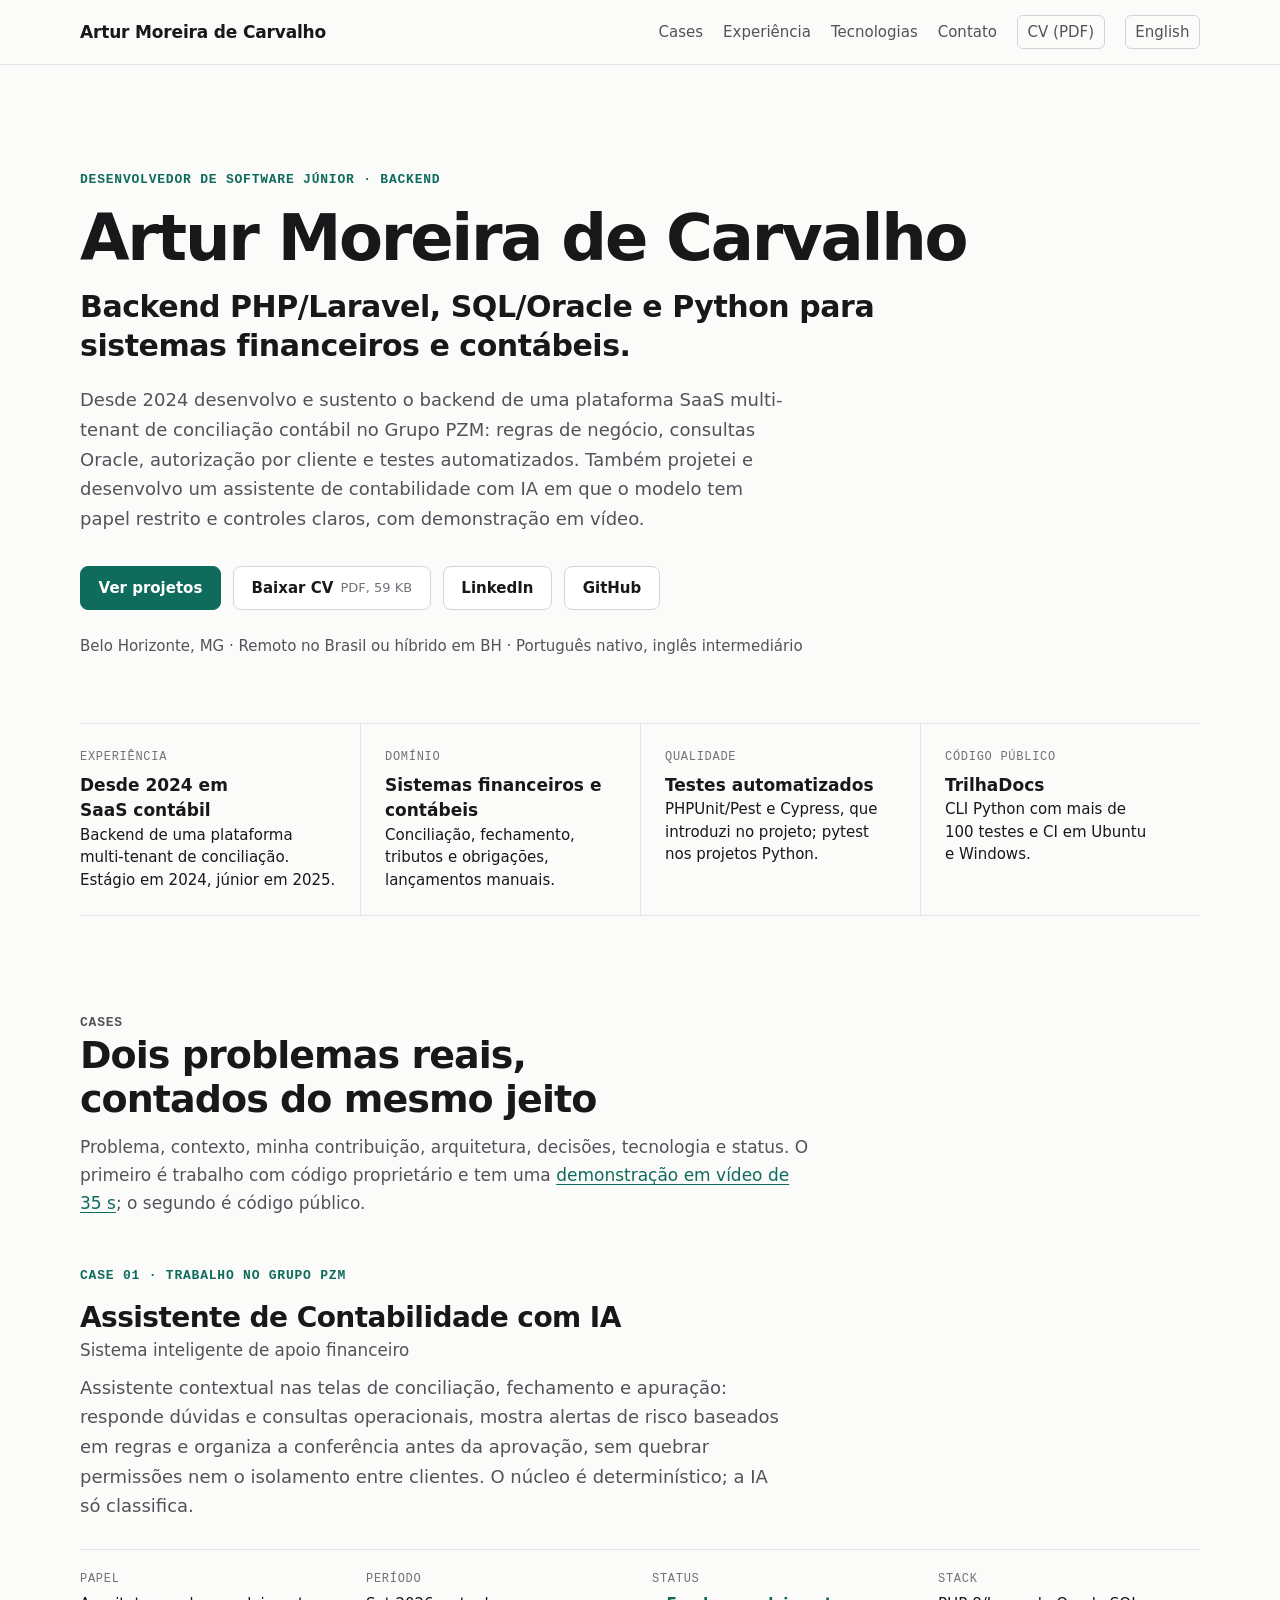
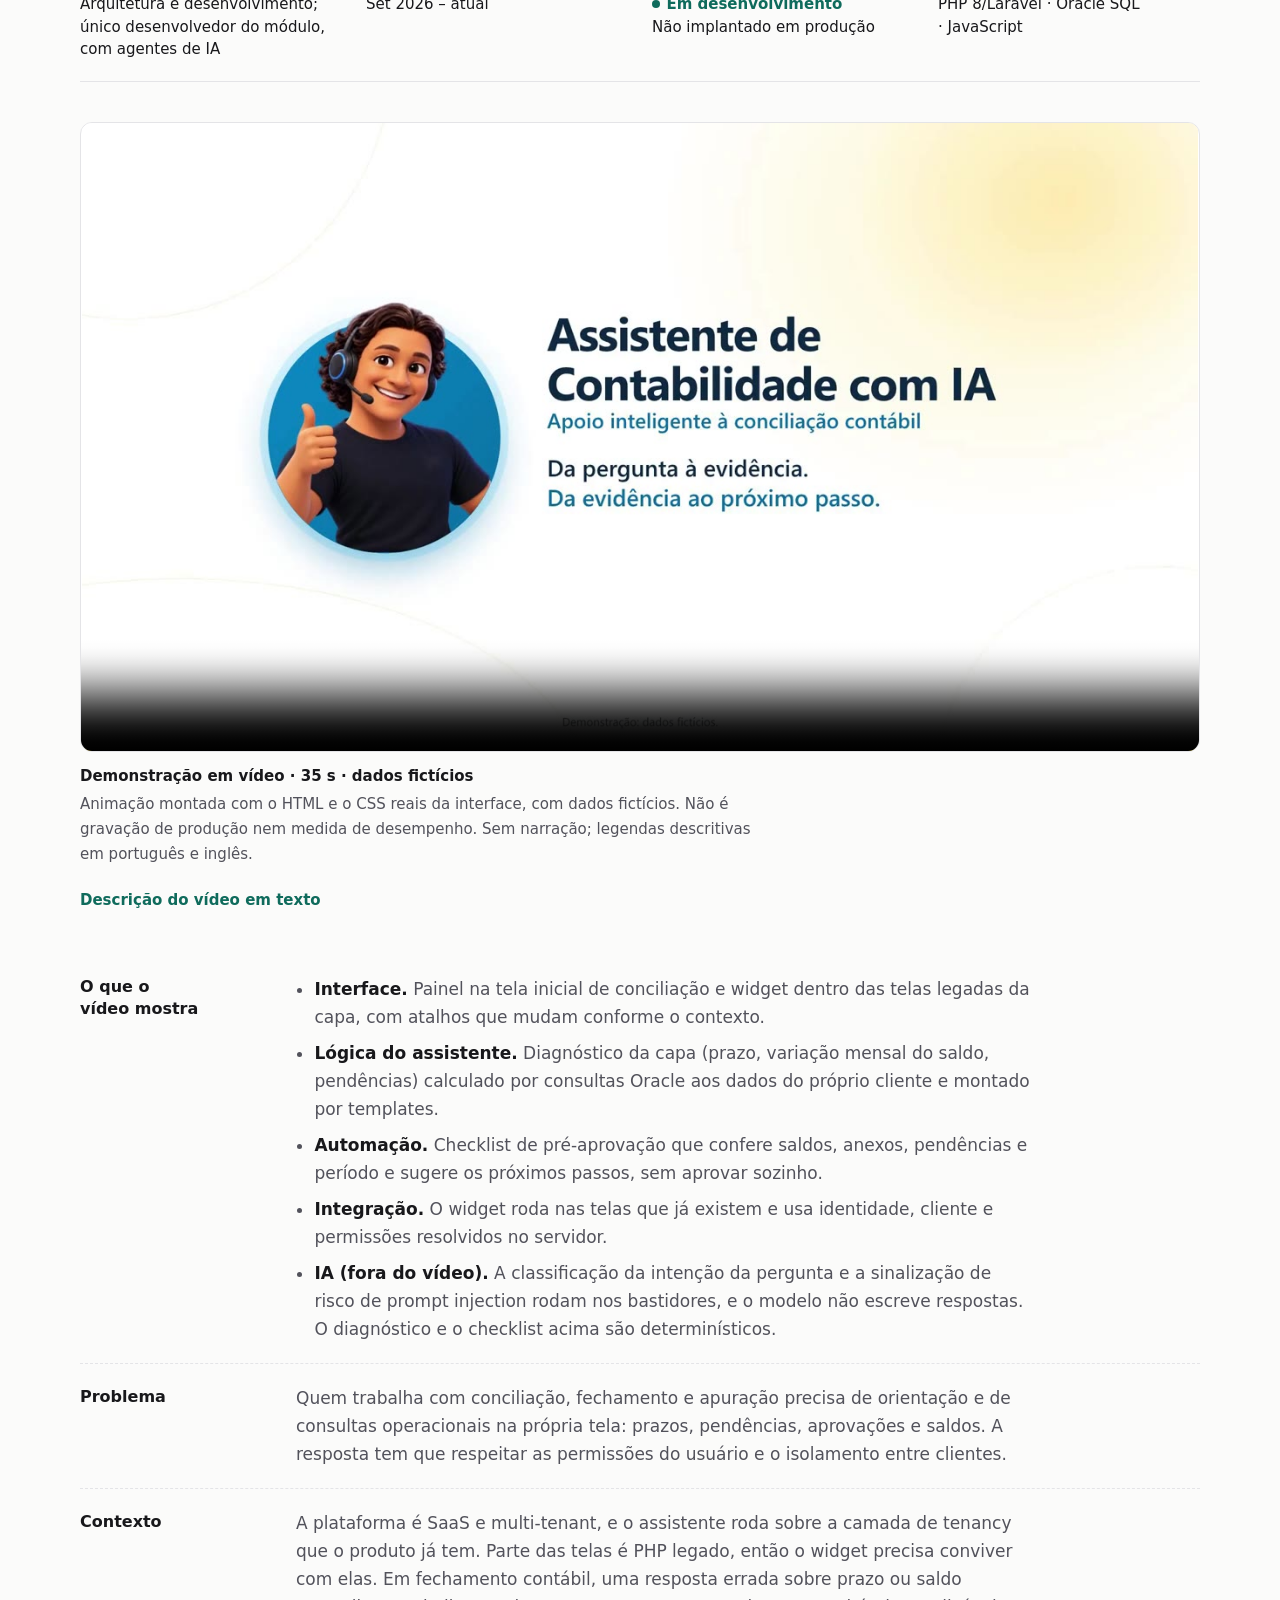
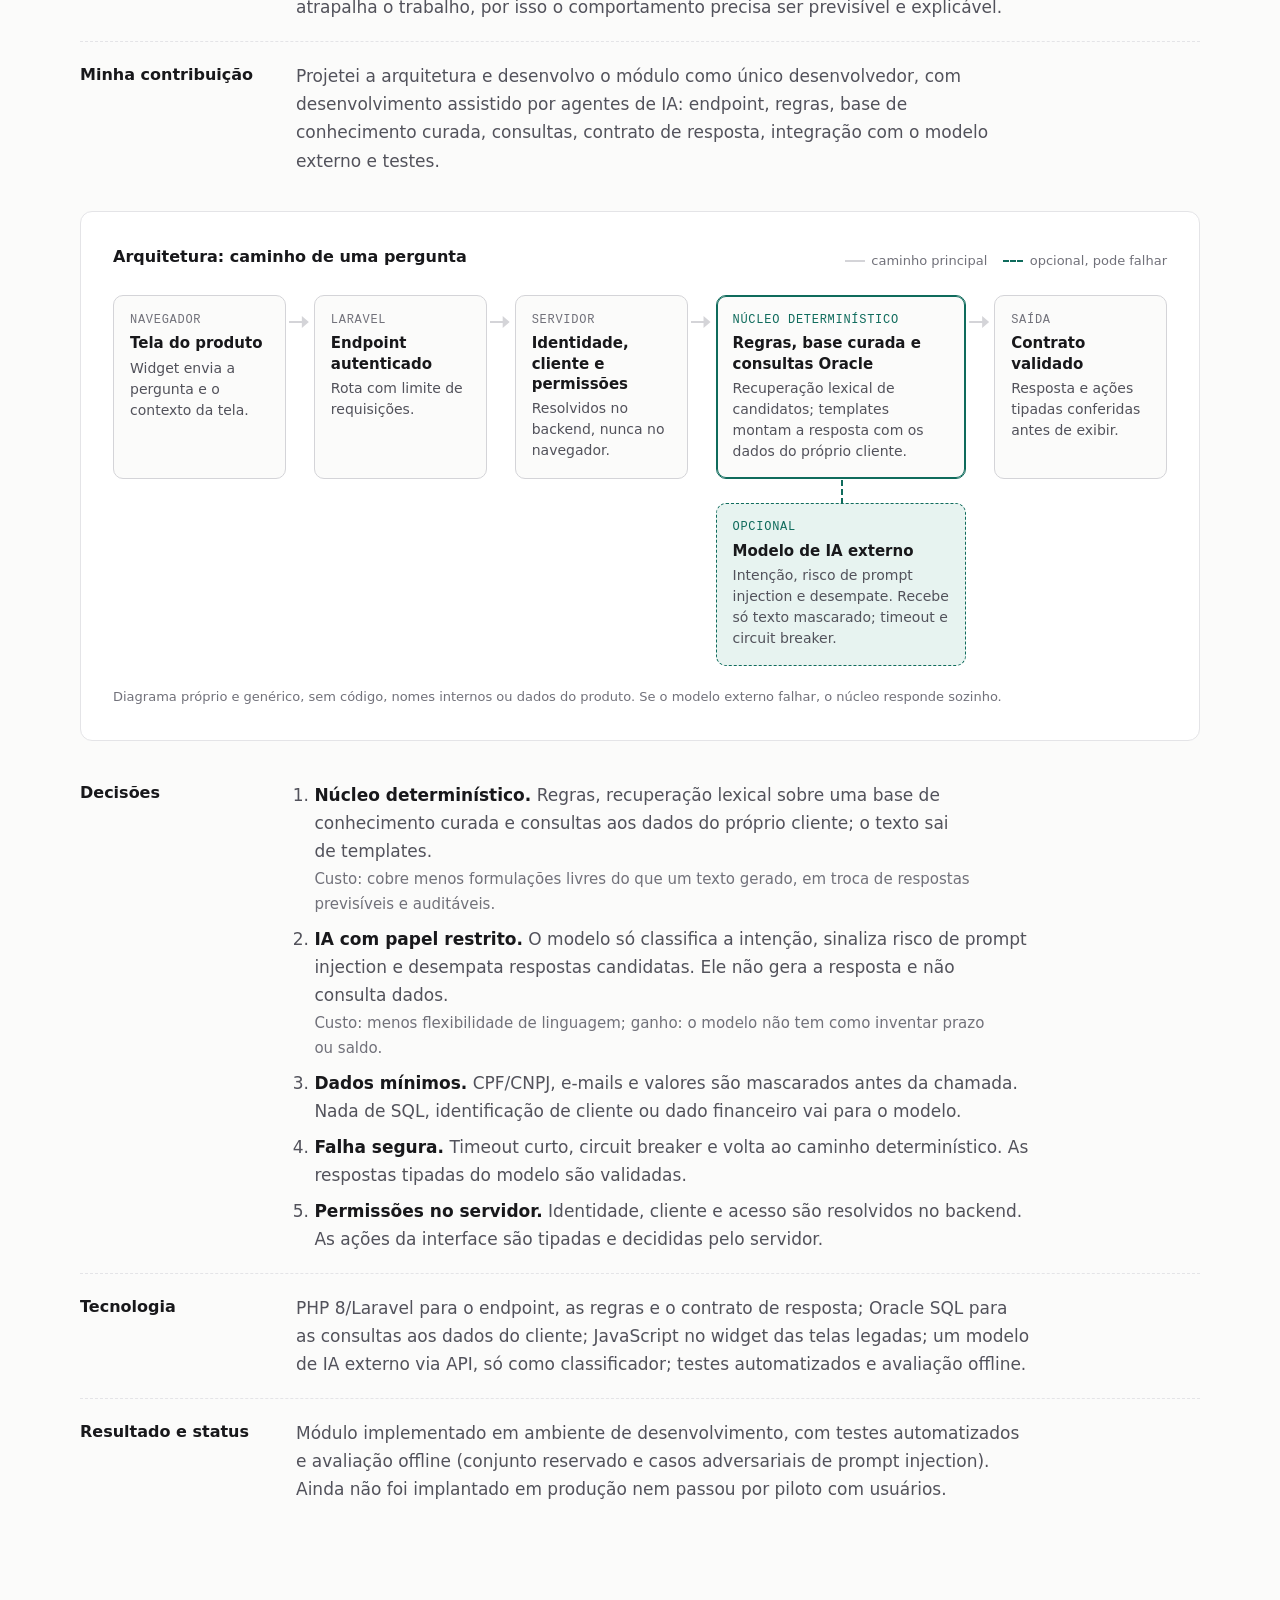
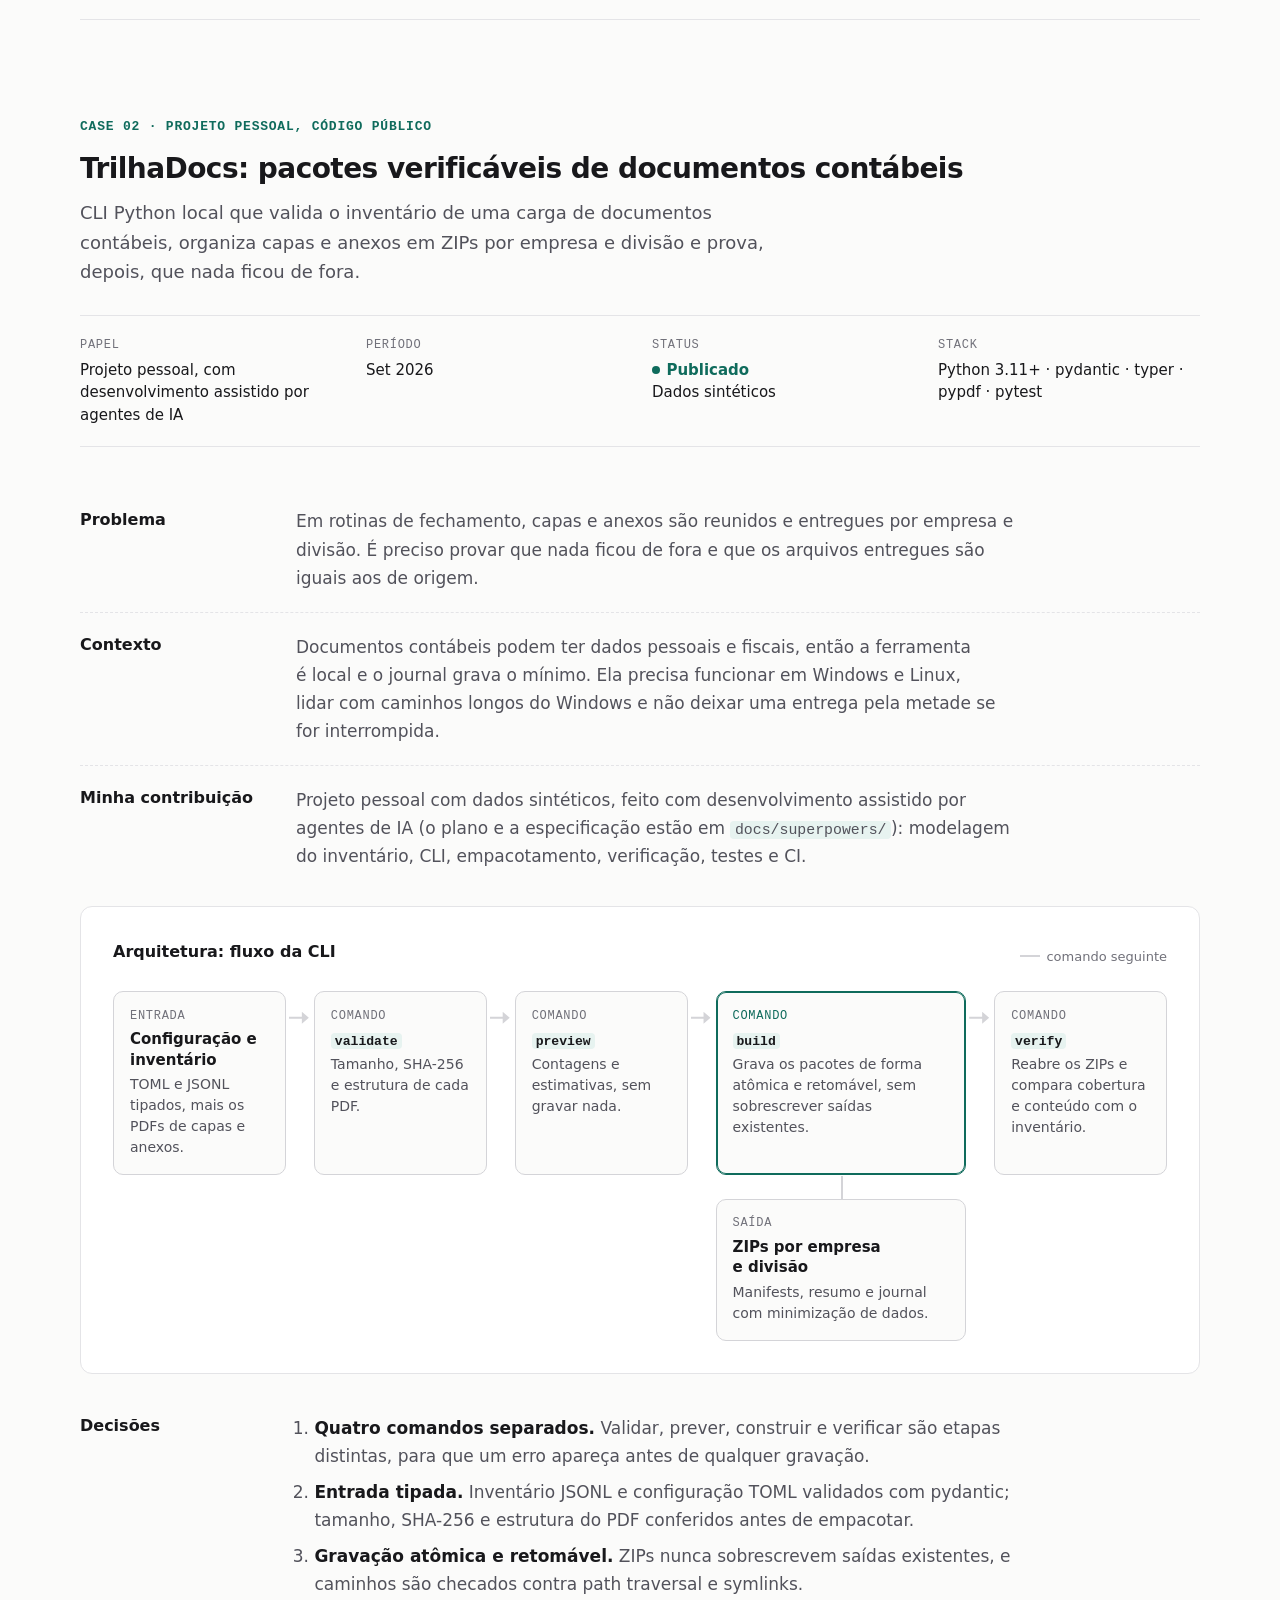
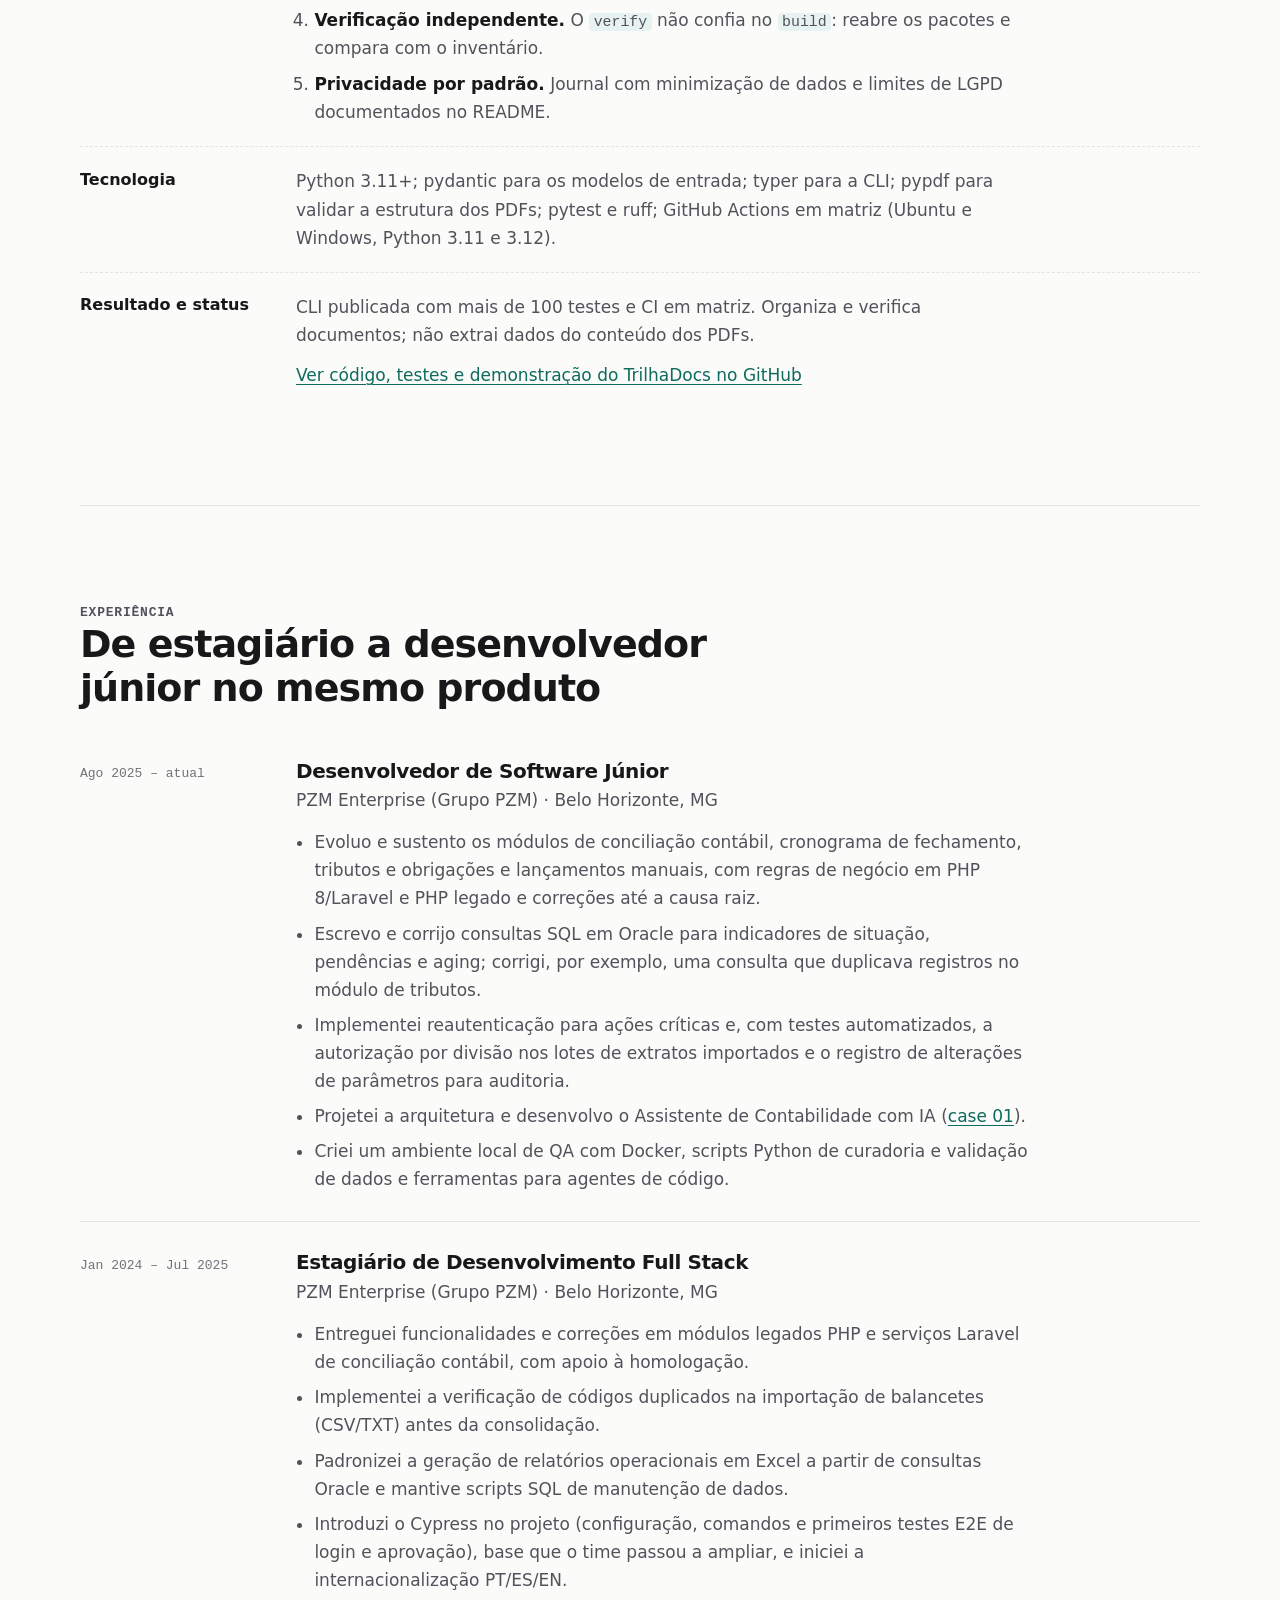
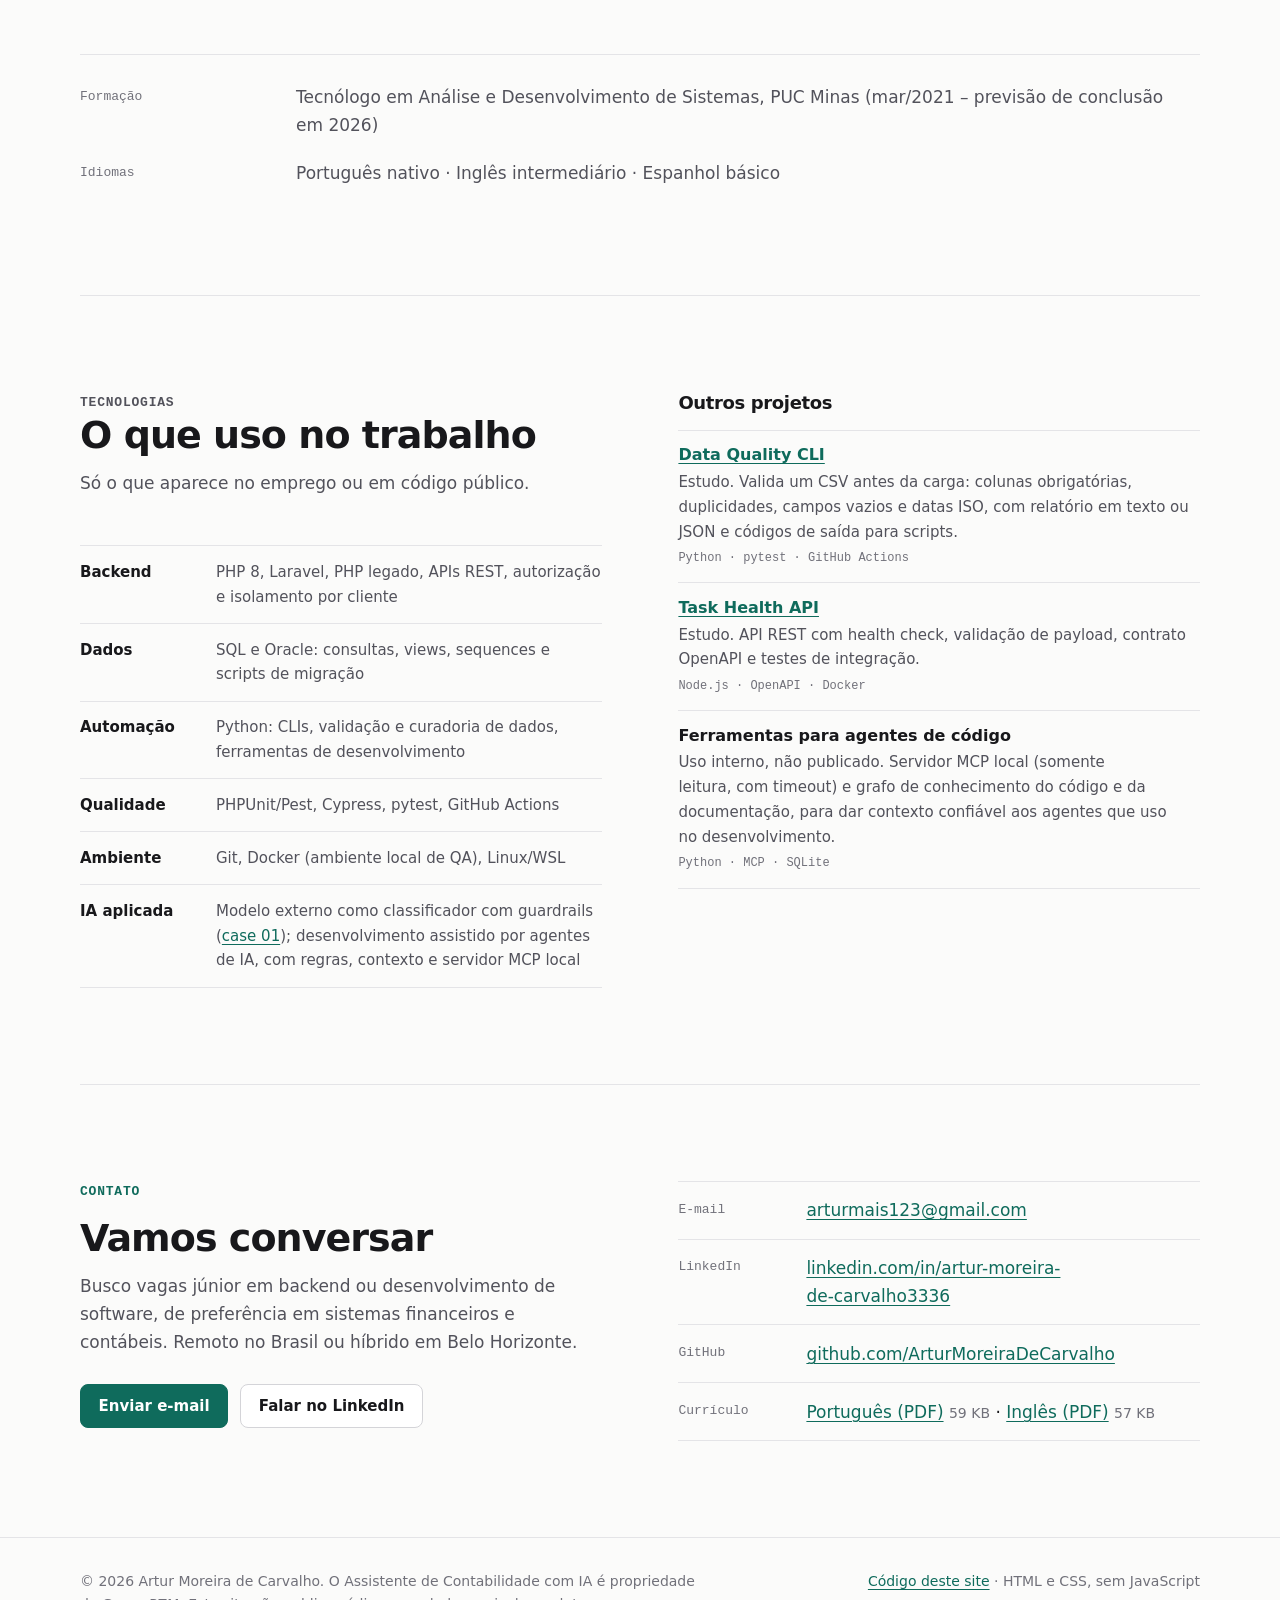
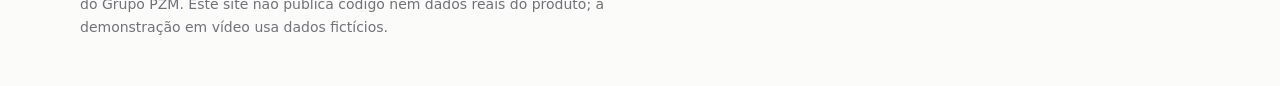
<file: index.html>
<!doctype html>
<html lang="pt-BR">
<head>
  <meta charset="utf-8" />
  <meta name="viewport" content="width=device-width, initial-scale=1" />
  <title>Artur Moreira de Carvalho | Desenvolvedor de Software Júnior, Backend</title>
  <meta name="description" content="Desenvolvedor de software júnior em Belo Horizonte. Backend PHP/Laravel, SQL/Oracle e Python em sistemas financeiros e contábeis. Cases, currículo em PDF e contato." />
  <meta name="author" content="Artur Moreira de Carvalho" />
  <meta name="robots" content="index, follow" />
  <meta name="theme-color" content="#fbfbfa" media="(prefers-color-scheme: light)" />
  <meta name="theme-color" content="#111113" media="(prefers-color-scheme: dark)" />
  <link rel="canonical" href="https://arturmoreiradecarvalho.github.io/artur-portfolio/" />
  <link rel="alternate" hreflang="pt-BR" href="https://arturmoreiradecarvalho.github.io/artur-portfolio/" />
  <link rel="alternate" hreflang="en" href="https://arturmoreiradecarvalho.github.io/artur-portfolio/en/" />
  <link rel="alternate" hreflang="x-default" href="https://arturmoreiradecarvalho.github.io/artur-portfolio/" />
  <meta property="og:type" content="profile" />
  <meta property="profile:first_name" content="Artur" />
  <meta property="profile:last_name" content="Moreira de Carvalho" />
  <meta property="og:locale" content="pt_BR" />
  <meta property="og:locale:alternate" content="en_US" />
  <meta property="og:site_name" content="Artur Moreira de Carvalho" />
  <meta property="og:url" content="https://arturmoreiradecarvalho.github.io/artur-portfolio/" />
  <meta property="og:title" content="Artur Moreira de Carvalho | Desenvolvedor Backend · PHP/Laravel, Oracle SQL e Python" />
  <meta property="og:description" content="Desenvolvedor de software júnior: PHP/Laravel, SQL/Oracle e Python. Cases do Assistente de Contabilidade com IA (com vídeo de demonstração) e do TrilhaDocs, currículo e contato." />
  <meta property="og:image" content="https://arturmoreiradecarvalho.github.io/artur-portfolio/og-image.png" />
  <meta property="og:image:type" content="image/png" />
  <meta property="og:image:width" content="1200" />
  <meta property="og:image:height" content="630" />
  <meta property="og:image:alt" content="Artur Moreira de Carvalho, Desenvolvedor de Software Júnior. Backend PHP/Laravel, SQL/Oracle e Python para sistemas financeiros e contábeis." />
  <meta name="twitter:card" content="summary_large_image" />
  <meta name="twitter:title" content="Artur Moreira de Carvalho | Desenvolvedor Backend · PHP/Laravel, Oracle SQL e Python" />
  <meta name="twitter:description" content="PHP/Laravel, SQL/Oracle e Python. Cases do Assistente de Contabilidade com IA (com vídeo de demonstração) e do TrilhaDocs, currículo e contato." />
  <meta name="twitter:image" content="https://arturmoreiradecarvalho.github.io/artur-portfolio/og-image.png" />
  <meta name="twitter:image:alt" content="Artur Moreira de Carvalho, Desenvolvedor de Software Júnior. Backend PHP/Laravel, SQL/Oracle e Python para sistemas financeiros e contábeis." />
  <link rel="icon" href="assets/favicon.svg" type="image/svg+xml" />
  <link rel="stylesheet" href="styles.css" />
  <script type="application/ld+json">
  {
    "@context": "https://schema.org",
    "@type": "ProfilePage",
    "url": "https://arturmoreiradecarvalho.github.io/artur-portfolio/",
    "inLanguage": "pt-BR",
    "dateModified": "2026-10-05",
    "mainEntity": {
      "@type": "Person",
      "@id": "https://arturmoreiradecarvalho.github.io/artur-portfolio/#artur",
      "name": "Artur Moreira de Carvalho",
      "jobTitle": "Desenvolvedor de Software Júnior",
      "description": "Desenvolvedor de software júnior com foco em backend: PHP/Laravel, SQL/Oracle e Python em sistemas financeiros e contábeis.",
      "worksFor": { "@type": "Organization", "name": "Grupo PZM" },
      "address": { "@type": "PostalAddress", "addressLocality": "Belo Horizonte", "addressRegion": "MG", "addressCountry": "BR" },
      "email": "mailto:arturmais123@gmail.com",
      "url": "https://arturmoreiradecarvalho.github.io/artur-portfolio/",
      "image": "https://arturmoreiradecarvalho.github.io/artur-portfolio/og-image.png",
      "sameAs": ["https://www.linkedin.com/in/artur-moreira-de-carvalho3336/", "https://github.com/ArturMoreiraDeCarvalho"],
      "knowsLanguage": ["pt-BR", "en", "es"],
      "knowsAbout": ["Backend development", "PHP", "Laravel", "SQL", "Oracle Database", "Python", "Automated testing", "Multi-tenant systems", "Accounting reconciliation", "AI-assisted software development"]
    }
  }
  </script>
</head>
<body>
  <a class="skip-link" href="#conteudo">Pular para o conteúdo</a>
  <header class="site-header">
    <nav class="nav container" aria-label="Navegação principal">
      <a class="brand" href="./">Artur Moreira de Carvalho</a>
      <ul>
        <li><a href="#cases">Cases</a></li>
        <li><a href="#experiencia">Experiência</a></li>
        <li><a href="#tecnologias">Tecnologias</a></li>
        <li><a href="#contato">Contato</a></li>
        <li><a class="nav-cv" href="assets/cv/artur-moreira-de-carvalho-curriculo-pt-BR.pdf" type="application/pdf" download>CV (PDF)</a></li>
        <li><a class="lang" href="en/" hreflang="en" lang="en">English</a></li>
      </ul>
    </nav>
  </header>

  <main id="conteudo">
    <section class="hero container" aria-labelledby="nome">
      <p class="eyebrow">Desenvolvedor de Software Júnior · Backend</p>
      <h1 id="nome">Artur Moreira de Carvalho</h1>
      <p class="tagline">Backend PHP/Laravel, SQL/Oracle e Python para sistemas financeiros e contábeis.</p>
      <p class="lead">Desde 2024 desenvolvo e sustento o backend de uma plataforma SaaS multi-tenant de conciliação contábil no Grupo PZM: regras de negócio, consultas Oracle, autorização por cliente e testes automatizados. Também projetei e desenvolvo um assistente de contabilidade com IA em que o modelo tem papel restrito e controles claros, com demonstração em vídeo.</p>
      <div class="actions">
        <a class="button primary" href="#cases">Ver projetos</a>
        <a class="button" href="assets/cv/artur-moreira-de-carvalho-curriculo-pt-BR.pdf" type="application/pdf" download>Baixar CV <span class="hint">PDF, 59 KB</span></a>
        <a class="button" href="https://www.linkedin.com/in/artur-moreira-de-carvalho3336/" rel="noopener noreferrer">LinkedIn</a>
        <a class="button" href="https://github.com/ArturMoreiraDeCarvalho" rel="noopener noreferrer">GitHub</a>
      </div>
      <p class="meta">Belo Horizonte, MG · Remoto no Brasil ou híbrido em BH · Português nativo, inglês intermediário</p>
    </section>

    <div class="container">
      <dl class="proof" aria-label="Resumo em quatro fatos">
        <div>
          <dt>Experiência</dt>
          <dd><strong>Desde 2024 em SaaS contábil</strong>Backend de uma plataforma multi-tenant de conciliação. Estágio em 2024, júnior em 2025.</dd>
        </div>
        <div>
          <dt>Domínio</dt>
          <dd><strong>Sistemas financeiros e contábeis</strong>Conciliação, fechamento, tributos e obrigações, lançamentos manuais.</dd>
        </div>
        <div>
          <dt>Qualidade</dt>
          <dd><strong>Testes automatizados</strong>PHPUnit/Pest e Cypress, que introduzi no projeto; pytest nos projetos Python.</dd>
        </div>
        <div>
          <dt>Código público</dt>
          <dd><strong>TrilhaDocs</strong>CLI Python com mais de 100 testes e CI em Ubuntu e Windows.</dd>
        </div>
      </dl>
    </div>

    <section id="cases" class="section container" aria-labelledby="cases-titulo">
      <div class="section-head">
        <p class="eyebrow">Cases</p>
        <h2 id="cases-titulo">Dois problemas reais, contados do mesmo jeito</h2>
        <p>Problema, contexto, minha contribuição, arquitetura, decisões, tecnologia e status. O primeiro é trabalho com código proprietário e tem uma <a href="#demonstracao">demonstração em vídeo de 35 s</a>; o segundo é código público.</p>
      </div>

      <article id="assistente-conciliacao" class="case" aria-labelledby="assistente-conciliacao-titulo">
        <p class="eyebrow">Case 01 · Trabalho no Grupo PZM</p>
        <h3 id="assistente-conciliacao-titulo">Assistente de Contabilidade com IA <span class="title-sub">Sistema inteligente de apoio financeiro</span></h3>
        <p class="case-summary">Assistente contextual nas telas de conciliação, fechamento e apuração: responde dúvidas e consultas operacionais, mostra alertas de risco baseados em regras e organiza a conferência antes da aprovação, sem quebrar permissões nem o isolamento entre clientes. O núcleo é determinístico; a IA só classifica.</p>
        <dl class="facts">
          <div><dt>Papel</dt><dd>Arquitetura e desenvolvimento; único desenvolvedor do módulo, com agentes de IA</dd></div>
          <div><dt>Período</dt><dd>Set 2026 – atual</dd></div>
          <div><dt>Status</dt><dd><span class="status">Em desenvolvimento</span> Não implantado em produção</dd></div>
          <div><dt>Stack</dt><dd>PHP 8/Laravel · Oracle SQL · JavaScript</dd></div>
        </dl>

        <figure id="demonstracao" class="demo" aria-labelledby="demo-titulo">
          <video controls preload="none" playsinline width="1920" height="1080" poster="assets/media/ai-accounting-assistant-demo.jpg" aria-label="Demonstração em vídeo do Assistente de Contabilidade com IA, 35 segundos, sem narração, dados fictícios" aria-describedby="demo-resumo">
            <source src="assets/media/ai-accounting-assistant-demo.mp4" type="video/mp4" />
            <track kind="captions" src="assets/media/ai-accounting-assistant-demo.pt-BR.vtt" srclang="pt-BR" label="Português (descrição)" />
            <track kind="captions" src="assets/media/ai-accounting-assistant-demo.en.vtt" srclang="en" label="English (description)" />
            <a href="assets/media/ai-accounting-assistant-demo.mp4">Baixar a demonstração em MP4</a>.
          </video>
          <figcaption>
            <strong id="demo-titulo">Demonstração em vídeo · 35 s · dados fictícios</strong>
            <span id="demo-resumo">Animação montada com o HTML e o CSS reais da interface, com dados fictícios. Não é gravação de produção nem medida de desempenho. Sem narração; legendas descritivas em português e inglês.</span>
          </figcaption>
          <details class="demo-text">
            <summary>Descrição do vídeo em texto</summary>
            <ol>
              <li><strong>0–3 s.</strong> Abertura com o nome do assistente.</li>
              <li><strong>3–8 s.</strong> A tela inicial de conciliação abre o assistente no contexto do usuário, com atalhos por tema.</li>
              <li><strong>8–12 s.</strong> O assistente destaca a fila de aprovação; uma capa fictícia é aberta.</li>
              <li><strong>12–18 s.</strong> A capa mostra saldos, lançamentos e dados contábeis de demonstração.</li>
              <li><strong>18–23 s.</strong> No painel, o diagnóstico da capa reúne prazo da etapa, variação do saldo no mês e pendências.</li>
              <li><strong>23–32 s.</strong> O checklist de pré-aprovação confere saldos, anexos, pendências e período e sugere os próximos passos. A decisão continua com o usuário.</li>
              <li><strong>32–35 s.</strong> Encerramento: “Da pergunta à evidência. Da evidência ao próximo passo.”</li>
            </ol>
            <p class="credits">Música: “Happy Beats &amp; Business Moves Vol. 12”, de Sascha Ende (<a href="https://ende.app/" rel="noopener noreferrer">ende.app</a>), licença <a href="https://creativecommons.org/licenses/by/4.0/" rel="noopener noreferrer">CC BY 4.0</a>. Efeitos sonoros: Kenney (CC0).</p>
          </details>
        </figure>

        <div class="case-row">
          <h4>O que o vídeo mostra</h4>
          <div>
            <ul>
              <li><strong>Interface.</strong> Painel na tela inicial de conciliação e widget dentro das telas legadas da capa, com atalhos que mudam conforme o contexto.</li>
              <li><strong>Lógica do assistente.</strong> Diagnóstico da capa (prazo, variação mensal do saldo, pendências) calculado por consultas Oracle aos dados do próprio cliente e montado por templates.</li>
              <li><strong>Automação.</strong> Checklist de pré-aprovação que confere saldos, anexos, pendências e período e sugere os próximos passos, sem aprovar sozinho.</li>
              <li><strong>Integração.</strong> O widget roda nas telas que já existem e usa identidade, cliente e permissões resolvidos no servidor.</li>
              <li><strong>IA (fora do vídeo).</strong> A classificação da intenção da pergunta e a sinalização de risco de prompt injection rodam nos bastidores, e o modelo não escreve respostas. O diagnóstico e o checklist acima são determinísticos.</li>
            </ul>
          </div>
        </div>

        <div class="case-row">
          <h4>Problema</h4>
          <div><p>Quem trabalha com conciliação, fechamento e apuração precisa de orientação e de consultas operacionais na própria tela: prazos, pendências, aprovações e saldos. A resposta tem que respeitar as permissões do usuário e o isolamento entre clientes.</p></div>
        </div>
        <div class="case-row">
          <h4>Contexto</h4>
          <div><p>A plataforma é SaaS e multi-tenant, e o assistente roda sobre a camada de tenancy que o produto já tem. Parte das telas é PHP legado, então o widget precisa conviver com elas. Em fechamento contábil, uma resposta errada sobre prazo ou saldo atrapalha o trabalho, por isso o comportamento precisa ser previsível e explicável.</p></div>
        </div>
        <div class="case-row">
          <h4>Minha contribuição</h4>
          <div><p>Projetei a arquitetura e desenvolvo o módulo como único desenvolvedor, com desenvolvimento assistido por agentes de IA: endpoint, regras, base de conhecimento curada, consultas, contrato de resposta, integração com o modelo externo e testes.</p></div>
        </div>

        <figure class="arch" aria-labelledby="arch-assistente-legenda">
          <figcaption>
            <strong id="arch-assistente-legenda">Arquitetura: caminho de uma pergunta</strong>
            <span class="legend" aria-hidden="true"><span>caminho principal</span><span class="is-optional">opcional, pode falhar</span></span>
          </figcaption>
          <ol class="flow">
            <li><div class="box"><span class="kicker">Navegador</span><strong>Tela do produto</strong>Widget envia a pergunta e o contexto da tela.</div></li>
            <li><div class="box"><span class="kicker">Laravel</span><strong>Endpoint autenticado</strong>Rota com limite de requisições.</div></li>
            <li><div class="box"><span class="kicker">Servidor</span><strong>Identidade, cliente e permissões</strong>Resolvidos no backend, nunca no navegador.</div></li>
            <li>
              <div class="box core"><span class="kicker">Núcleo determinístico</span><strong>Regras, base curada e consultas Oracle</strong>Recuperação lexical de candidatos; templates montam a resposta com os dados do próprio cliente.</div>
              <div class="box attached optional"><span class="kicker">Opcional</span><strong>Modelo de IA externo</strong>Intenção, risco de prompt injection e desempate. Recebe só texto mascarado; timeout e circuit breaker.</div>
            </li>
            <li><div class="box"><span class="kicker">Saída</span><strong>Contrato validado</strong>Resposta e ações tipadas conferidas antes de exibir.</div></li>
          </ol>
          <p class="note">Diagrama próprio e genérico, sem código, nomes internos ou dados do produto. Se o modelo externo falhar, o núcleo responde sozinho.</p>
        </figure>

        <div class="case-row">
          <h4>Decisões</h4>
          <div>
            <ol>
              <li><strong>Núcleo determinístico.</strong> Regras, recuperação lexical sobre uma base de conhecimento curada e consultas aos dados do próprio cliente; o texto sai de templates. <span class="tradeoff">Custo: cobre menos formulações livres do que um texto gerado, em troca de respostas previsíveis e auditáveis.</span></li>
              <li><strong>IA com papel restrito.</strong> O modelo só classifica a intenção, sinaliza risco de prompt injection e desempata respostas candidatas. Ele não gera a resposta e não consulta dados. <span class="tradeoff">Custo: menos flexibilidade de linguagem; ganho: o modelo não tem como inventar prazo ou saldo.</span></li>
              <li><strong>Dados mínimos.</strong> CPF/CNPJ, e-mails e valores são mascarados antes da chamada. Nada de SQL, identificação de cliente ou dado financeiro vai para o modelo.</li>
              <li><strong>Falha segura.</strong> Timeout curto, circuit breaker e volta ao caminho determinístico. As respostas tipadas do modelo são validadas.</li>
              <li><strong>Permissões no servidor.</strong> Identidade, cliente e acesso são resolvidos no backend. As ações da interface são tipadas e decididas pelo servidor.</li>
            </ol>
          </div>
        </div>
        <div class="case-row">
          <h4>Tecnologia</h4>
          <div><p>PHP 8/Laravel para o endpoint, as regras e o contrato de resposta; Oracle SQL para as consultas aos dados do cliente; JavaScript no widget das telas legadas; um modelo de IA externo via API, só como classificador; testes automatizados e avaliação offline.</p></div>
        </div>
        <div class="case-row">
          <h4>Resultado e status</h4>
          <div><p>Módulo implementado em ambiente de desenvolvimento, com testes automatizados e avaliação offline (conjunto reservado e casos adversariais de prompt injection). Ainda não foi implantado em produção nem passou por piloto com usuários.</p></div>
        </div>
      </article>

      <article id="trilhadocs" class="case" aria-labelledby="trilhadocs-titulo">
        <p class="eyebrow">Case 02 · Projeto pessoal, código público</p>
        <h3 id="trilhadocs-titulo">TrilhaDocs: pacotes verificáveis de documentos contábeis</h3>
        <p class="case-summary">CLI Python local que valida o inventário de uma carga de documentos contábeis, organiza capas e anexos em ZIPs por empresa e divisão e prova, depois, que nada ficou de fora.</p>
        <dl class="facts">
          <div><dt>Papel</dt><dd>Projeto pessoal, com desenvolvimento assistido por agentes de IA</dd></div>
          <div><dt>Período</dt><dd>Set 2026</dd></div>
          <div><dt>Status</dt><dd><span class="status">Publicado</span> Dados sintéticos</dd></div>
          <div><dt>Stack</dt><dd>Python 3.11+ · pydantic · typer · pypdf · pytest</dd></div>
        </dl>

        <div class="case-row">
          <h4>Problema</h4>
          <div><p>Em rotinas de fechamento, capas e anexos são reunidos e entregues por empresa e divisão. É preciso provar que nada ficou de fora e que os arquivos entregues são iguais aos de origem.</p></div>
        </div>
        <div class="case-row">
          <h4>Contexto</h4>
          <div><p>Documentos contábeis podem ter dados pessoais e fiscais, então a ferramenta é local e o journal grava o mínimo. Ela precisa funcionar em Windows e Linux, lidar com caminhos longos do Windows e não deixar uma entrega pela metade se for interrompida.</p></div>
        </div>
        <div class="case-row">
          <h4>Minha contribuição</h4>
          <div><p>Projeto pessoal com dados sintéticos, feito com desenvolvimento assistido por agentes de IA (o plano e a especificação estão em <code>docs/superpowers/</code>): modelagem do inventário, CLI, empacotamento, verificação, testes e CI.</p></div>
        </div>

        <figure class="arch" aria-labelledby="arch-trilhadocs-legenda">
          <figcaption>
            <strong id="arch-trilhadocs-legenda">Arquitetura: fluxo da CLI</strong>
            <span class="legend" aria-hidden="true"><span>comando seguinte</span></span>
          </figcaption>
          <ol class="flow">
            <li><div class="box"><span class="kicker">Entrada</span><strong>Configuração e inventário</strong>TOML e JSONL tipados, mais os PDFs de capas e anexos.</div></li>
            <li><div class="box"><span class="kicker">Comando</span><strong><code>validate</code></strong>Tamanho, SHA-256 e estrutura de cada PDF.</div></li>
            <li><div class="box"><span class="kicker">Comando</span><strong><code>preview</code></strong>Contagens e estimativas, sem gravar nada.</div></li>
            <li>
              <div class="box core"><span class="kicker">Comando</span><strong><code>build</code></strong>Grava os pacotes de forma atômica e retomável, sem sobrescrever saídas existentes.</div>
              <div class="box attached"><span class="kicker">Saída</span><strong>ZIPs por empresa e divisão</strong>Manifests, resumo e journal com minimização de dados.</div>
            </li>
            <li><div class="box"><span class="kicker">Comando</span><strong><code>verify</code></strong>Reabre os ZIPs e compara cobertura e conteúdo com o inventário.</div></li>
          </ol>
        </figure>

        <div class="case-row">
          <h4>Decisões</h4>
          <div>
            <ol>
              <li><strong>Quatro comandos separados.</strong> Validar, prever, construir e verificar são etapas distintas, para que um erro apareça antes de qualquer gravação.</li>
              <li><strong>Entrada tipada.</strong> Inventário JSONL e configuração TOML validados com pydantic; tamanho, SHA-256 e estrutura do PDF conferidos antes de empacotar.</li>
              <li><strong>Gravação atômica e retomável.</strong> ZIPs nunca sobrescrevem saídas existentes, e caminhos são checados contra path traversal e symlinks.</li>
              <li><strong>Verificação independente.</strong> O <code>verify</code> não confia no <code>build</code>: reabre os pacotes e compara com o inventário.</li>
              <li><strong>Privacidade por padrão.</strong> Journal com minimização de dados e limites de LGPD documentados no README.</li>
            </ol>
          </div>
        </div>
        <div class="case-row">
          <h4>Tecnologia</h4>
          <div><p>Python 3.11+; pydantic para os modelos de entrada; typer para a CLI; pypdf para validar a estrutura dos PDFs; pytest e ruff; GitHub Actions em matriz (Ubuntu e Windows, Python 3.11 e 3.12).</p></div>
        </div>
        <div class="case-row">
          <h4>Resultado e status</h4>
          <div>
            <p>CLI publicada com mais de 100 testes e CI em matriz. Organiza e verifica documentos; não extrai dados do conteúdo dos PDFs.</p>
            <p><a href="https://github.com/ArturMoreiraDeCarvalho/trilhadocs" rel="noopener noreferrer">Ver código, testes e demonstração do TrilhaDocs no GitHub</a></p>
          </div>
        </div>
      </article>
    </section>

    <section id="experiencia" class="section container" aria-labelledby="experiencia-titulo">
      <div class="section-head">
        <p class="eyebrow">Experiência</p>
        <h2 id="experiencia-titulo">De estagiário a desenvolvedor júnior no mesmo produto</h2>
      </div>
      <ol class="timeline">
        <li>
          <p class="period">Ago 2025 – atual</p>
          <div>
            <h3>Desenvolvedor de Software Júnior</h3>
            <p class="org">PZM Enterprise (Grupo PZM) · Belo Horizonte, MG</p>
            <ul>
              <li>Evoluo e sustento os módulos de conciliação contábil, cronograma de fechamento, tributos e obrigações e lançamentos manuais, com regras de negócio em PHP 8/Laravel e PHP legado e correções até a causa raiz.</li>
              <li>Escrevo e corrijo consultas SQL em Oracle para indicadores de situação, pendências e aging; corrigi, por exemplo, uma consulta que duplicava registros no módulo de tributos.</li>
              <li>Implementei reautenticação para ações críticas e, com testes automatizados, a autorização por divisão nos lotes de extratos importados e o registro de alterações de parâmetros para auditoria.</li>
              <li>Projetei a arquitetura e desenvolvo o Assistente de Contabilidade com IA (<a href="#assistente-conciliacao">case 01</a>).</li>
              <li>Criei um ambiente local de QA com Docker, scripts Python de curadoria e validação de dados e ferramentas para agentes de código.</li>
            </ul>
          </div>
        </li>
        <li>
          <p class="period">Jan 2024 – Jul 2025</p>
          <div>
            <h3>Estagiário de Desenvolvimento Full Stack</h3>
            <p class="org">PZM Enterprise (Grupo PZM) · Belo Horizonte, MG</p>
            <ul>
              <li>Entreguei funcionalidades e correções em módulos legados PHP e serviços Laravel de conciliação contábil, com apoio à homologação.</li>
              <li>Implementei a verificação de códigos duplicados na importação de balancetes (CSV/TXT) antes da consolidação.</li>
              <li>Padronizei a geração de relatórios operacionais em Excel a partir de consultas Oracle e mantive scripts SQL de manutenção de dados.</li>
              <li>Introduzi o Cypress no projeto (configuração, comandos e primeiros testes E2E de login e aprovação), base que o time passou a ampliar, e iniciei a internacionalização PT/ES/EN.</li>
            </ul>
          </div>
        </li>
      </ol>
      <dl class="side-facts">
        <div><dt>Formação</dt><dd>Tecnólogo em Análise e Desenvolvimento de Sistemas, PUC Minas (mar/2021 – previsão de conclusão em 2026)</dd></div>
        <div><dt>Idiomas</dt><dd>Português nativo · Inglês intermediário · Espanhol básico</dd></div>
      </dl>
    </section>

    <section id="tecnologias" class="section container" aria-labelledby="tecnologias-titulo">
      <div class="two-col">
        <div>
          <div class="section-head">
            <p class="eyebrow">Tecnologias</p>
            <h2 id="tecnologias-titulo">O que uso no trabalho</h2>
            <p>Só o que aparece no emprego ou em código público.</p>
          </div>
          <dl class="stack">
            <div><dt>Backend</dt><dd>PHP 8, Laravel, PHP legado, APIs REST, autorização e isolamento por cliente</dd></div>
            <div><dt>Dados</dt><dd>SQL e Oracle: consultas, views, sequences e scripts de migração</dd></div>
            <div><dt>Automação</dt><dd>Python: CLIs, validação e curadoria de dados, ferramentas de desenvolvimento</dd></div>
            <div><dt>Qualidade</dt><dd>PHPUnit/Pest, Cypress, pytest, GitHub Actions</dd></div>
            <div><dt>Ambiente</dt><dd>Git, Docker (ambiente local de QA), Linux/WSL</dd></div>
            <div><dt>IA aplicada</dt><dd>Modelo externo como classificador com guardrails (<a href="#assistente-conciliacao">case 01</a>); desenvolvimento assistido por agentes de IA, com regras, contexto e servidor MCP local</dd></div>
          </dl>
        </div>
        <div>
          <h3 class="subhead">Outros projetos</h3>
          <ul class="projects">
            <li>
              <h4><a href="https://github.com/ArturMoreiraDeCarvalho/python-data-quality-cli" rel="noopener noreferrer">Data Quality CLI</a></h4>
              <p>Estudo. Valida um CSV antes da carga: colunas obrigatórias, duplicidades, campos vazios e datas ISO, com relatório em texto ou JSON e códigos de saída para scripts.</p>
              <p class="tech">Python · pytest · GitHub Actions</p>
            </li>
            <li>
              <h4><a href="https://github.com/ArturMoreiraDeCarvalho/node-rest-api-healthcheck" rel="noopener noreferrer">Task Health API</a></h4>
              <p>Estudo. API REST com health check, validação de payload, contrato OpenAPI e testes de integração.</p>
              <p class="tech">Node.js · OpenAPI · Docker</p>
            </li>
            <li>
              <h4>Ferramentas para agentes de código</h4>
              <p>Uso interno, não publicado. Servidor MCP local (somente leitura, com timeout) e grafo de conhecimento do código e da documentação, para dar contexto confiável aos agentes que uso no desenvolvimento.</p>
              <p class="tech">Python · MCP · SQLite</p>
            </li>
          </ul>
        </div>
      </div>
    </section>

    <section id="contato" class="section container" aria-labelledby="contato-titulo">
      <div class="contact">
        <div>
          <p class="eyebrow">Contato</p>
          <h2 id="contato-titulo">Vamos conversar</h2>
          <p class="muted">Busco vagas júnior em backend ou desenvolvimento de software, de preferência em sistemas financeiros e contábeis. Remoto no Brasil ou híbrido em Belo Horizonte.</p>
          <div class="actions">
            <a class="button primary" href="mailto:arturmais123@gmail.com">Enviar e-mail</a>
            <a class="button" href="https://www.linkedin.com/in/artur-moreira-de-carvalho3336/" rel="noopener noreferrer">Falar no LinkedIn</a>
          </div>
        </div>
        <dl class="channels">
          <div><dt>E-mail</dt><dd><a href="mailto:arturmais123@gmail.com">arturmais123@gmail.com</a></dd></div>
          <div><dt>LinkedIn</dt><dd><a href="https://www.linkedin.com/in/artur-moreira-de-carvalho3336/" rel="noopener noreferrer">linkedin.com/in/artur-moreira-de-carvalho3336</a></dd></div>
          <div><dt>GitHub</dt><dd><a href="https://github.com/ArturMoreiraDeCarvalho" rel="noopener noreferrer">github.com/ArturMoreiraDeCarvalho</a></dd></div>
          <div><dt>Currículo</dt><dd><a href="assets/cv/artur-moreira-de-carvalho-curriculo-pt-BR.pdf" type="application/pdf" download>Português (PDF)</a> <span class="size">59 KB</span> · <a href="assets/cv/artur-moreira-de-carvalho-resume-en.pdf" type="application/pdf" hreflang="en" download>Inglês (PDF)</a> <span class="size">57 KB</span></dd></div>
        </dl>
      </div>
    </section>
  </main>

  <footer class="site-footer">
    <div class="container">
      <p>© 2026 Artur Moreira de Carvalho. O Assistente de Contabilidade com IA é propriedade do Grupo PZM. Este site não publica código nem dados reais do produto; a demonstração em vídeo usa dados fictícios.</p>
      <p><a href="https://github.com/ArturMoreiraDeCarvalho/artur-portfolio" rel="noopener noreferrer">Código deste site</a> · HTML e CSS, sem JavaScript</p>
    </div>
  </footer>
</body>
</html>
</file>
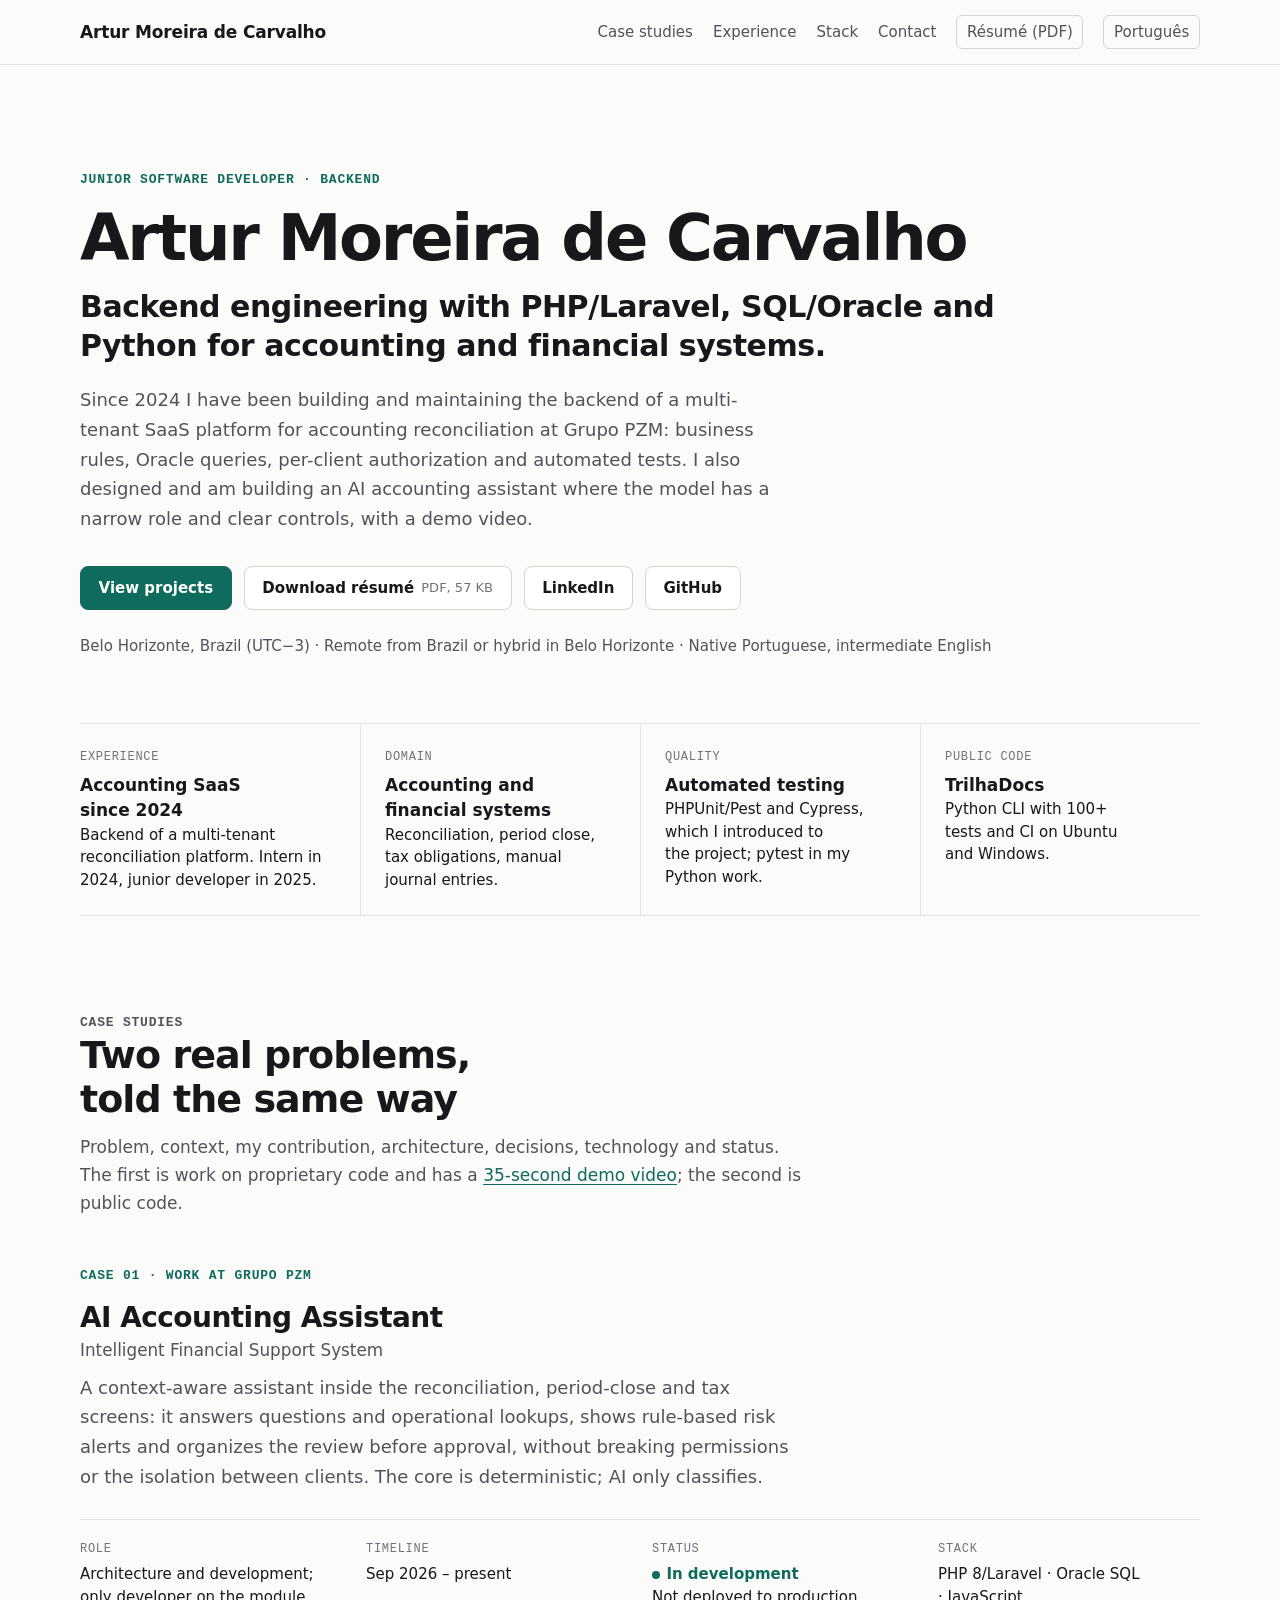
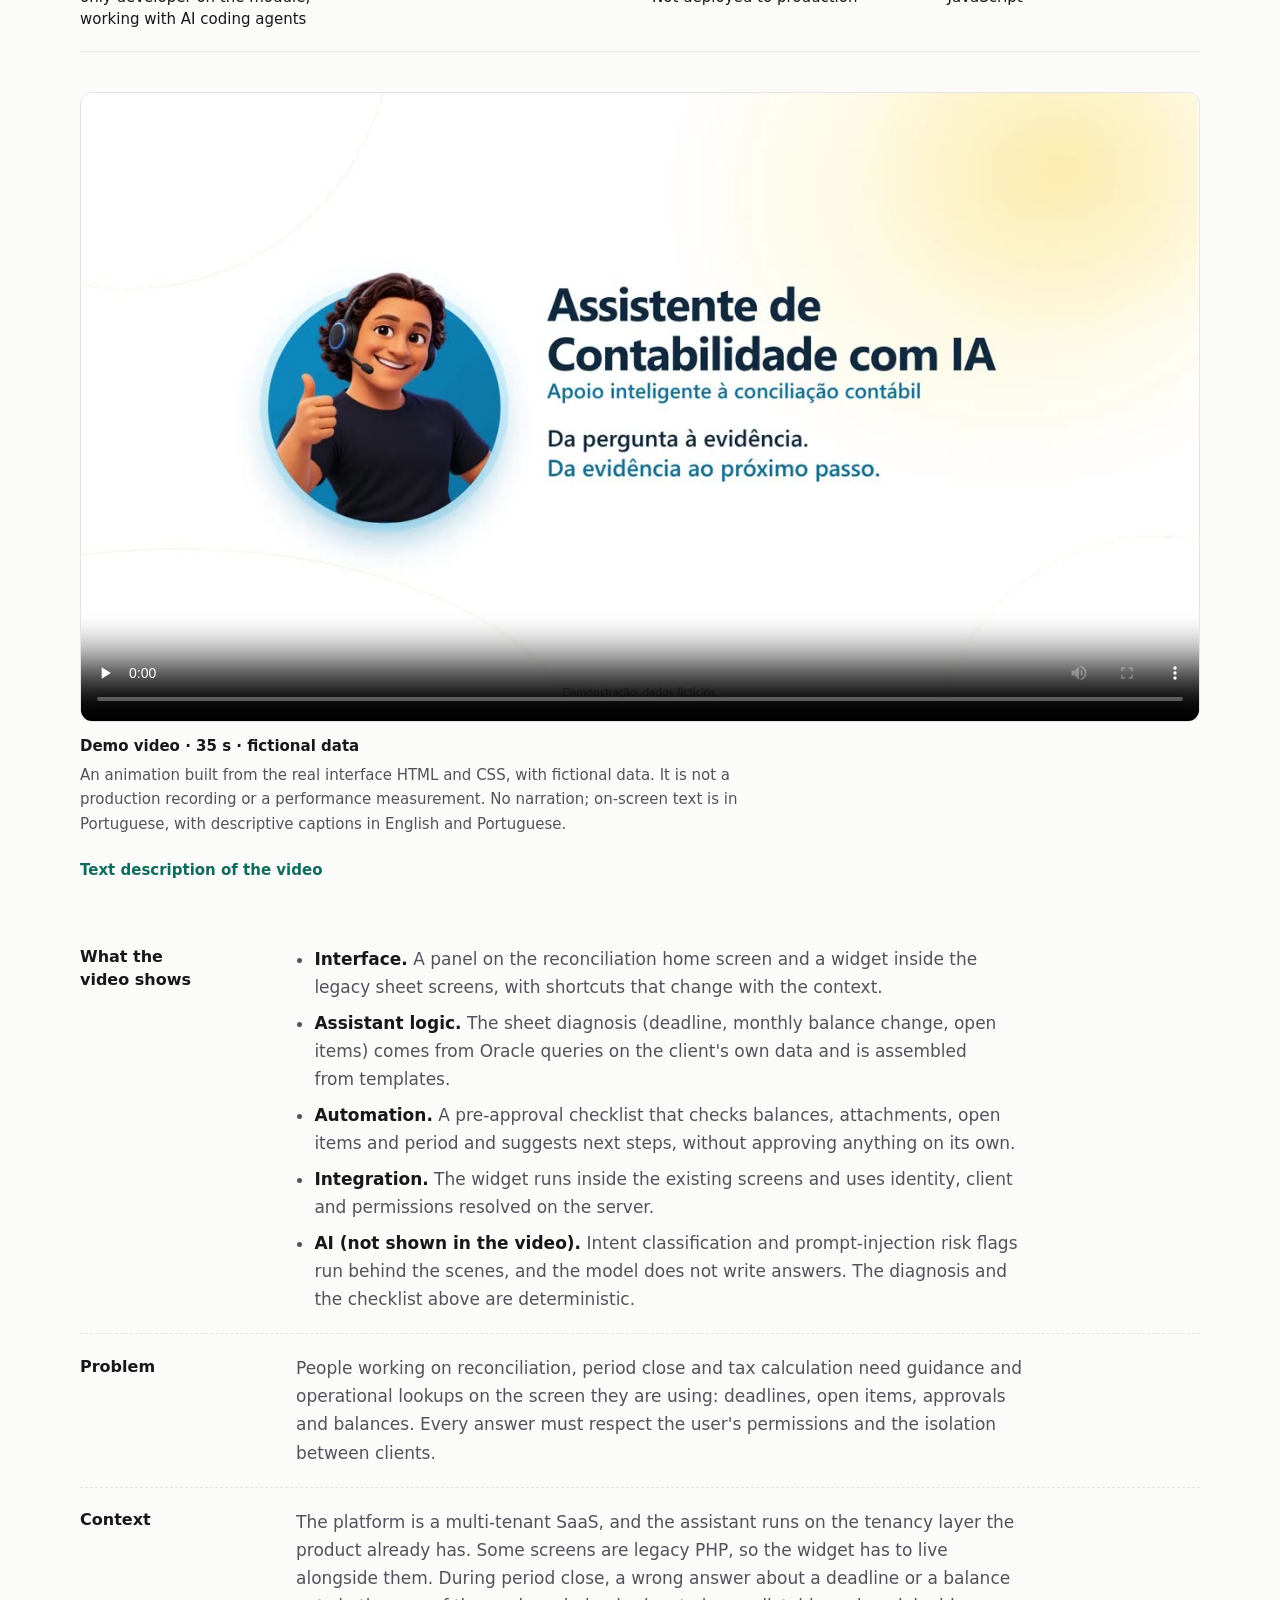
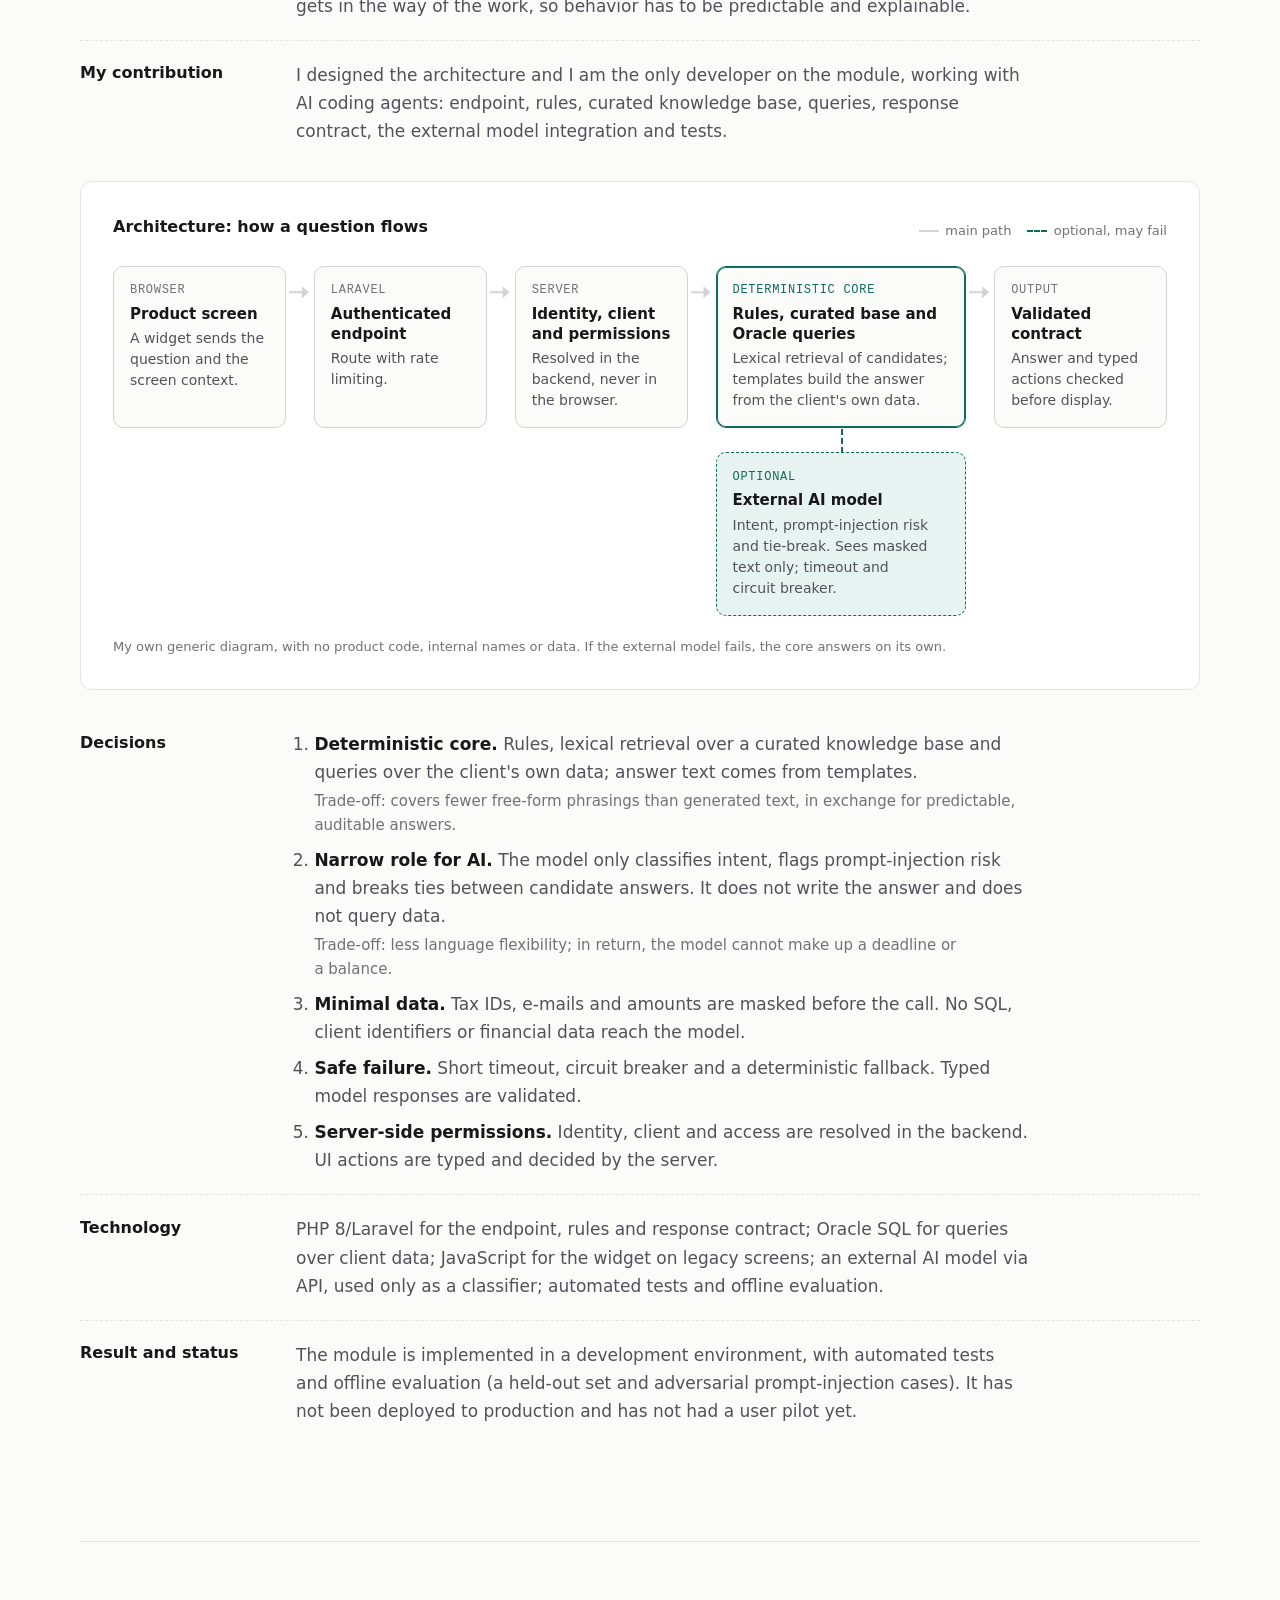
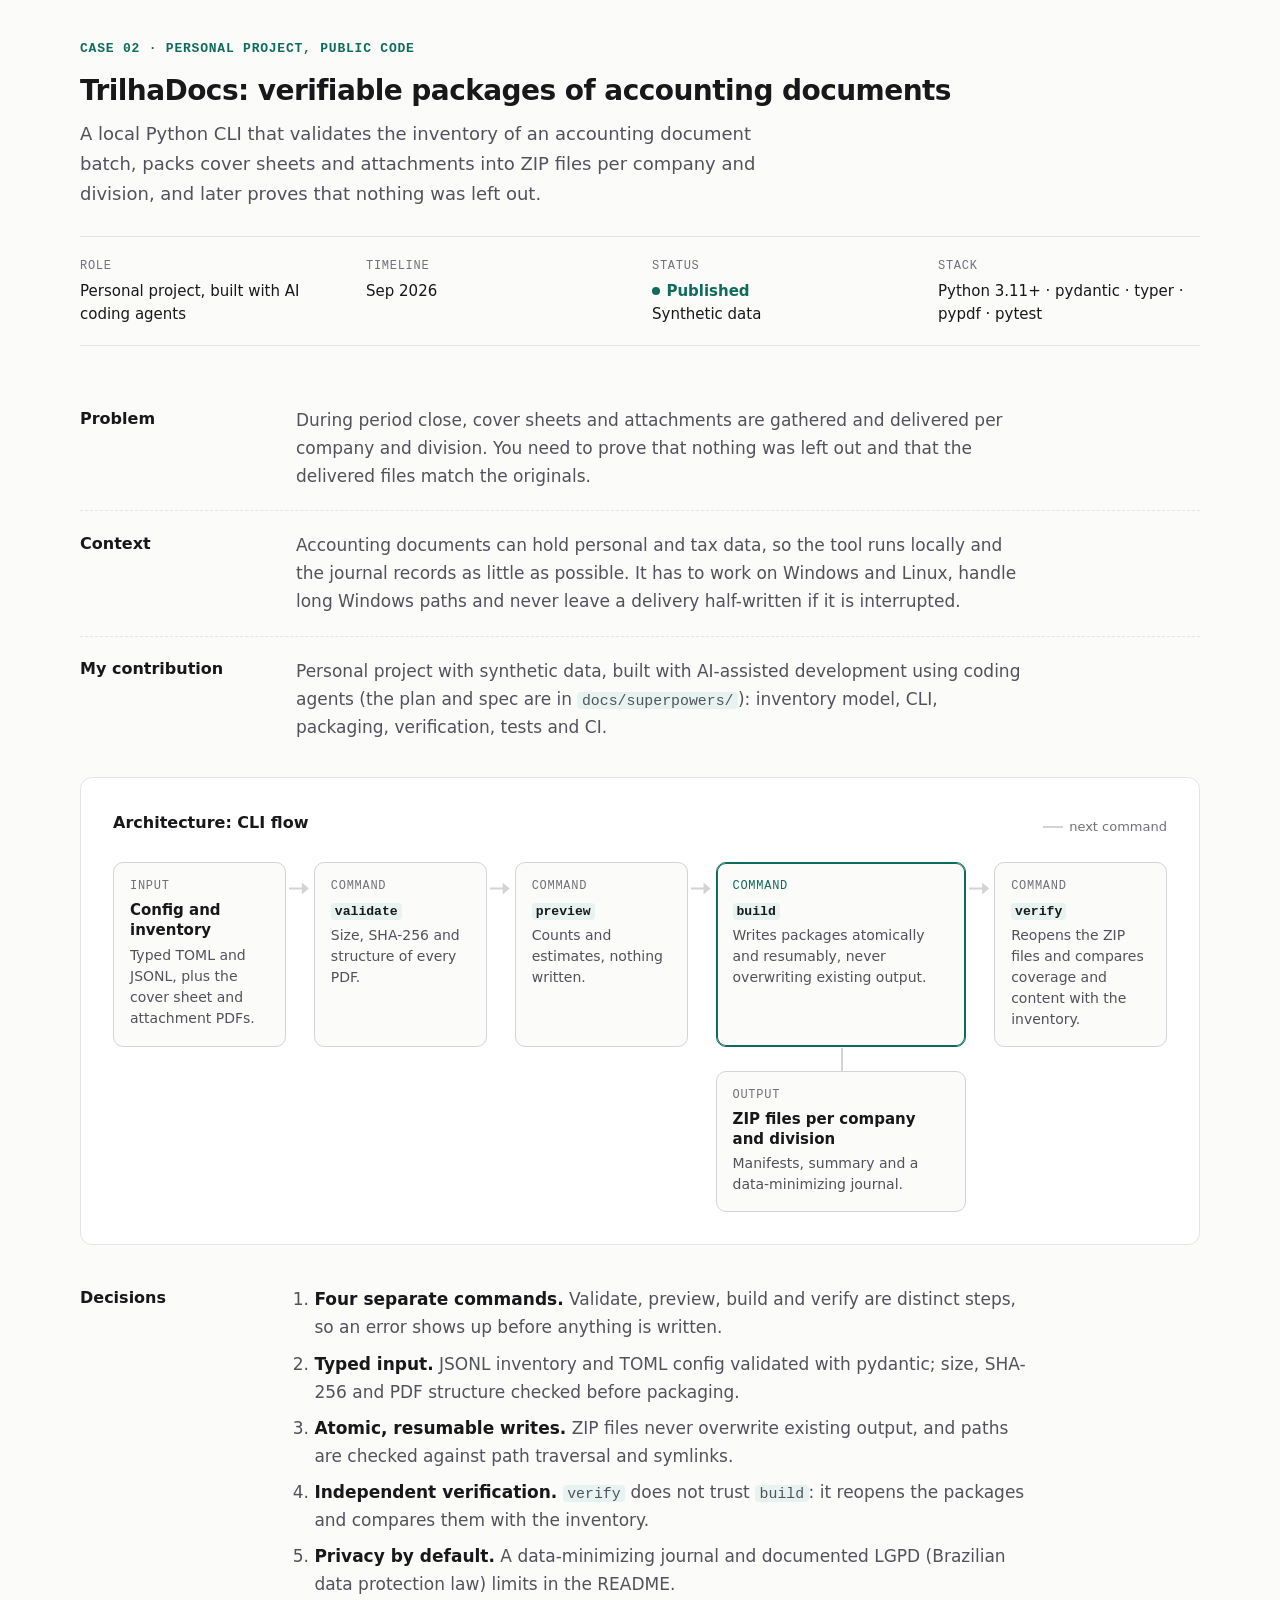
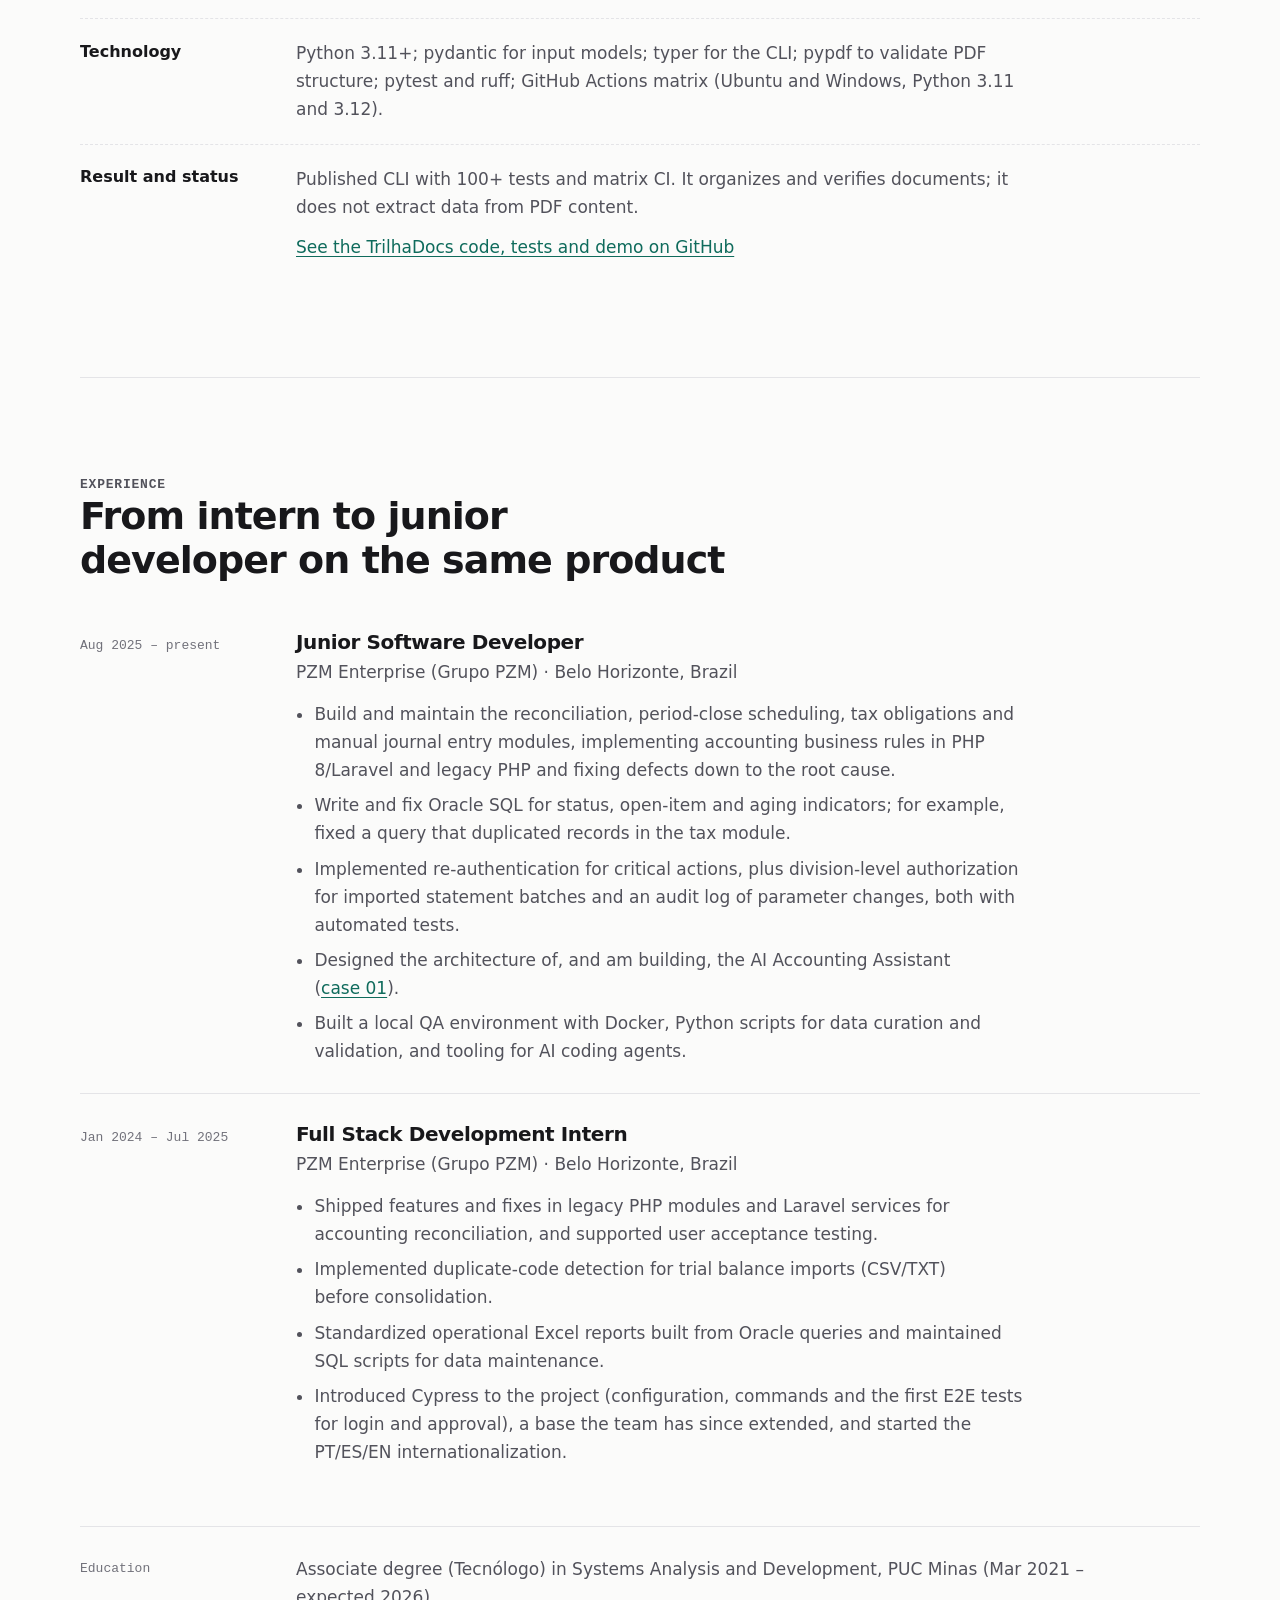
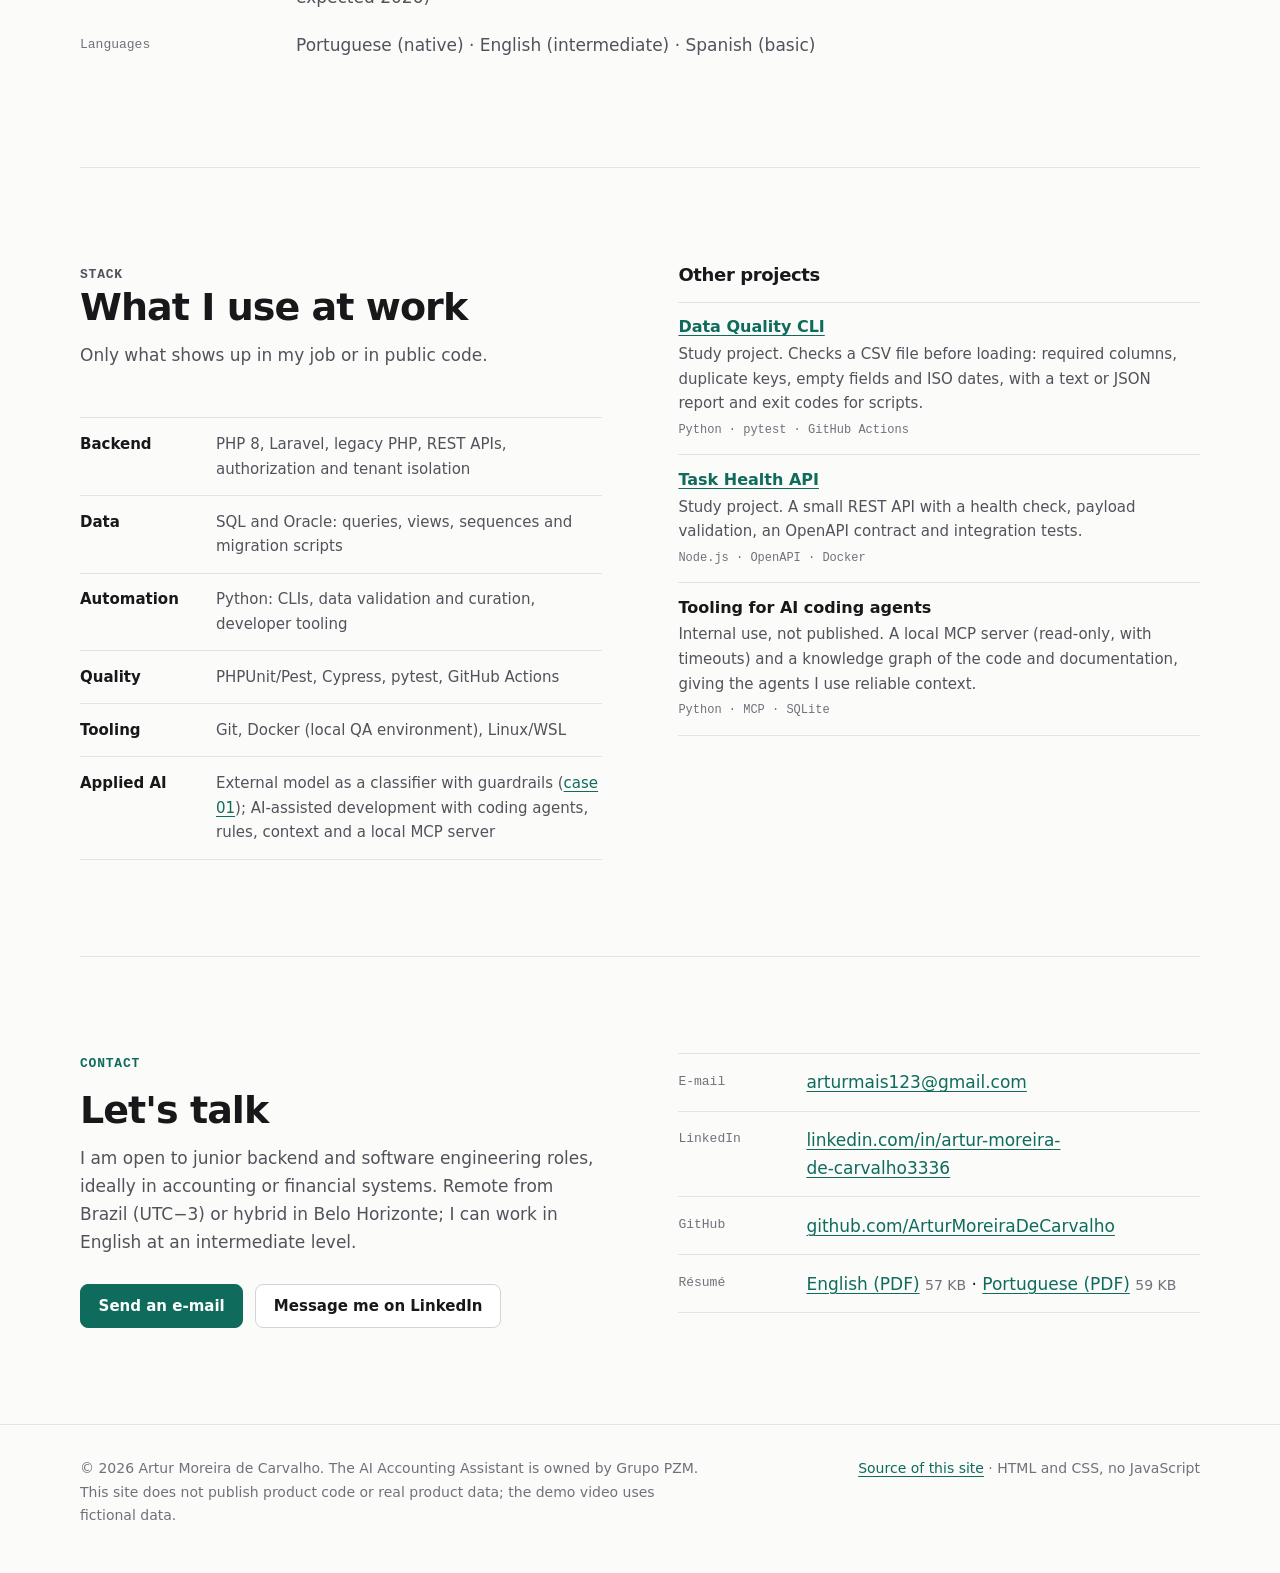
<file: en/index.html>
<!doctype html>
<html lang="en">
<head>
  <meta charset="utf-8" />
  <meta name="viewport" content="width=device-width, initial-scale=1" />
  <title>Artur Moreira de Carvalho | Junior Software Developer, Backend</title>
  <meta name="description" content="Junior software developer in Belo Horizonte, Brazil. Backend engineering with PHP/Laravel, SQL/Oracle and Python for accounting and financial systems. Case studies, résumé and contact." />
  <meta name="author" content="Artur Moreira de Carvalho" />
  <meta name="robots" content="index, follow" />
  <meta name="theme-color" content="#fbfbfa" media="(prefers-color-scheme: light)" />
  <meta name="theme-color" content="#111113" media="(prefers-color-scheme: dark)" />
  <link rel="canonical" href="https://arturmoreiradecarvalho.github.io/artur-portfolio/en/" />
  <link rel="alternate" hreflang="pt-BR" href="https://arturmoreiradecarvalho.github.io/artur-portfolio/" />
  <link rel="alternate" hreflang="en" href="https://arturmoreiradecarvalho.github.io/artur-portfolio/en/" />
  <link rel="alternate" hreflang="x-default" href="https://arturmoreiradecarvalho.github.io/artur-portfolio/" />
  <meta property="og:type" content="profile" />
  <meta property="profile:first_name" content="Artur" />
  <meta property="profile:last_name" content="Moreira de Carvalho" />
  <meta property="og:locale" content="en_US" />
  <meta property="og:locale:alternate" content="pt_BR" />
  <meta property="og:site_name" content="Artur Moreira de Carvalho" />
  <meta property="og:url" content="https://arturmoreiradecarvalho.github.io/artur-portfolio/en/" />
  <meta property="og:title" content="Artur Moreira de Carvalho | Backend Developer · PHP/Laravel, Oracle SQL &amp; Python" />
  <meta property="og:description" content="Junior software developer: PHP/Laravel, SQL/Oracle and Python. Case studies on the AI Accounting Assistant (with a demo video) and TrilhaDocs, résumé and contact." />
  <meta property="og:image" content="https://arturmoreiradecarvalho.github.io/artur-portfolio/og-image-en.png" />
  <meta property="og:image:type" content="image/png" />
  <meta property="og:image:width" content="1200" />
  <meta property="og:image:height" content="630" />
  <meta property="og:image:alt" content="Artur Moreira de Carvalho, Junior Software Developer. Backend PHP/Laravel, SQL/Oracle and Python for accounting and financial systems." />
  <meta name="twitter:card" content="summary_large_image" />
  <meta name="twitter:title" content="Artur Moreira de Carvalho | Backend Developer · PHP/Laravel, Oracle SQL &amp; Python" />
  <meta name="twitter:description" content="PHP/Laravel, SQL/Oracle and Python. Case studies on the AI Accounting Assistant (with a demo video) and TrilhaDocs, résumé and contact." />
  <meta name="twitter:image" content="https://arturmoreiradecarvalho.github.io/artur-portfolio/og-image-en.png" />
  <meta name="twitter:image:alt" content="Artur Moreira de Carvalho, Junior Software Developer. Backend PHP/Laravel, SQL/Oracle and Python for accounting and financial systems." />
  <link rel="icon" href="../assets/favicon.svg" type="image/svg+xml" />
  <link rel="stylesheet" href="../styles.css" />
  <script type="application/ld+json">
  {
    "@context": "https://schema.org",
    "@type": "ProfilePage",
    "url": "https://arturmoreiradecarvalho.github.io/artur-portfolio/en/",
    "inLanguage": "en",
    "dateModified": "2026-10-05",
    "mainEntity": {
      "@type": "Person",
      "@id": "https://arturmoreiradecarvalho.github.io/artur-portfolio/#artur",
      "name": "Artur Moreira de Carvalho",
      "jobTitle": "Junior Software Developer",
      "description": "Junior software developer focused on backend engineering: PHP/Laravel, SQL/Oracle and Python for accounting and financial systems.",
      "worksFor": { "@type": "Organization", "name": "Grupo PZM" },
      "address": { "@type": "PostalAddress", "addressLocality": "Belo Horizonte", "addressRegion": "MG", "addressCountry": "BR" },
      "email": "mailto:arturmais123@gmail.com",
      "url": "https://arturmoreiradecarvalho.github.io/artur-portfolio/en/",
      "image": "https://arturmoreiradecarvalho.github.io/artur-portfolio/og-image-en.png",
      "sameAs": ["https://www.linkedin.com/in/artur-moreira-de-carvalho3336/", "https://github.com/ArturMoreiraDeCarvalho"],
      "knowsLanguage": ["pt-BR", "en", "es"],
      "knowsAbout": ["Backend development", "PHP", "Laravel", "SQL", "Oracle Database", "Python", "Automated testing", "Multi-tenant systems", "Accounting reconciliation", "AI-assisted software development"]
    }
  }
  </script>
</head>
<body>
  <a class="skip-link" href="#content">Skip to content</a>
  <header class="site-header">
    <nav class="nav container" aria-label="Main navigation">
      <a class="brand" href="./">Artur Moreira de Carvalho</a>
      <ul>
        <li><a href="#cases">Case studies</a></li>
        <li><a href="#experience">Experience</a></li>
        <li><a href="#stack">Stack</a></li>
        <li><a href="#contact">Contact</a></li>
        <li><a class="nav-cv" href="../assets/cv/artur-moreira-de-carvalho-resume-en.pdf" type="application/pdf" download>Résumé (PDF)</a></li>
        <li><a class="lang" href="../" hreflang="pt-BR" lang="pt-BR">Português</a></li>
      </ul>
    </nav>
  </header>

  <main id="content">
    <section class="hero container" aria-labelledby="name">
      <p class="eyebrow">Junior Software Developer · Backend</p>
      <h1 id="name">Artur Moreira de Carvalho</h1>
      <p class="tagline">Backend engineering with PHP/Laravel, SQL/Oracle and Python for accounting and financial systems.</p>
      <p class="lead">Since 2024 I have been building and maintaining the backend of a multi-tenant SaaS platform for accounting reconciliation at Grupo PZM: business rules, Oracle queries, per-client authorization and automated tests. I also designed and am building an AI accounting assistant where the model has a narrow role and clear controls, with a demo video.</p>
      <div class="actions">
        <a class="button primary" href="#cases">View projects</a>
        <a class="button" href="../assets/cv/artur-moreira-de-carvalho-resume-en.pdf" type="application/pdf" download>Download résumé <span class="hint">PDF, 57 KB</span></a>
        <a class="button" href="https://www.linkedin.com/in/artur-moreira-de-carvalho3336/" rel="noopener noreferrer">LinkedIn</a>
        <a class="button" href="https://github.com/ArturMoreiraDeCarvalho" rel="noopener noreferrer">GitHub</a>
      </div>
      <p class="meta">Belo Horizonte, Brazil (UTC−3) · Remote from Brazil or hybrid in Belo Horizonte · Native Portuguese, intermediate English</p>
    </section>

    <div class="container">
      <dl class="proof" aria-label="Summary in four facts">
        <div>
          <dt>Experience</dt>
          <dd><strong>Accounting SaaS since 2024</strong>Backend of a multi-tenant reconciliation platform. Intern in 2024, junior developer in 2025.</dd>
        </div>
        <div>
          <dt>Domain</dt>
          <dd><strong>Accounting and financial systems</strong>Reconciliation, period close, tax obligations, manual journal entries.</dd>
        </div>
        <div>
          <dt>Quality</dt>
          <dd><strong>Automated testing</strong>PHPUnit/Pest and Cypress, which I introduced to the project; pytest in my Python work.</dd>
        </div>
        <div>
          <dt>Public code</dt>
          <dd><strong>TrilhaDocs</strong>Python CLI with 100+ tests and CI on Ubuntu and Windows.</dd>
        </div>
      </dl>
    </div>

    <section id="cases" class="section container" aria-labelledby="cases-title">
      <div class="section-head">
        <p class="eyebrow">Case studies</p>
        <h2 id="cases-title">Two real problems, told the same way</h2>
        <p>Problem, context, my contribution, architecture, decisions, technology and status. The first is work on proprietary code and has a <a href="#demo">35-second demo video</a>; the second is public code.</p>
      </div>

      <article id="assistente-conciliacao" class="case" aria-labelledby="assistente-conciliacao-title">
        <p class="eyebrow">Case 01 · Work at Grupo PZM</p>
        <h3 id="assistente-conciliacao-title">AI Accounting Assistant <span class="title-sub">Intelligent Financial Support System</span></h3>
        <p class="case-summary">A context-aware assistant inside the reconciliation, period-close and tax screens: it answers questions and operational lookups, shows rule-based risk alerts and organizes the review before approval, without breaking permissions or the isolation between clients. The core is deterministic; AI only classifies.</p>
        <dl class="facts">
          <div><dt>Role</dt><dd>Architecture and development; only developer on the module, working with AI coding agents</dd></div>
          <div><dt>Timeline</dt><dd>Sep 2026 – present</dd></div>
          <div><dt>Status</dt><dd><span class="status">In development</span> Not deployed to production</dd></div>
          <div><dt>Stack</dt><dd>PHP 8/Laravel · Oracle SQL · JavaScript</dd></div>
        </dl>

        <figure id="demo" class="demo" aria-labelledby="demo-title">
          <video controls preload="none" playsinline width="1920" height="1080" poster="../assets/media/ai-accounting-assistant-demo.jpg" aria-label="Demo video of the AI Accounting Assistant, 35 seconds, no narration, fictional data" aria-describedby="demo-summary">
            <source src="../assets/media/ai-accounting-assistant-demo.mp4" type="video/mp4" />
            <track kind="captions" src="../assets/media/ai-accounting-assistant-demo.en.vtt" srclang="en" label="English (description)" />
            <track kind="captions" src="../assets/media/ai-accounting-assistant-demo.pt-BR.vtt" srclang="pt-BR" label="Português (descrição)" />
            <a href="../assets/media/ai-accounting-assistant-demo.mp4">Download the demo as MP4</a>.
          </video>
          <figcaption>
            <strong id="demo-title">Demo video · 35 s · fictional data</strong>
            <span id="demo-summary">An animation built from the real interface HTML and CSS, with fictional data. It is not a production recording or a performance measurement. No narration; on-screen text is in Portuguese, with descriptive captions in English and Portuguese.</span>
          </figcaption>
          <details class="demo-text">
            <summary>Text description of the video</summary>
            <ol>
              <li><strong>0–3 s.</strong> Opening with the assistant's name.</li>
              <li><strong>3–8 s.</strong> The reconciliation home screen opens the assistant in the user's context, with shortcuts by topic.</li>
              <li><strong>8–12 s.</strong> The assistant highlights the approval queue; a fictional reconciliation sheet is opened.</li>
              <li><strong>12–18 s.</strong> The sheet shows balances, journal entries and demo accounting data.</li>
              <li><strong>18–23 s.</strong> In the panel, the sheet diagnosis brings together the step deadline, the month-over-month balance change and open items.</li>
              <li><strong>23–32 s.</strong> The pre-approval checklist checks balances, attachments, open items and period, then suggests next steps. The decision stays with the user.</li>
              <li><strong>32–35 s.</strong> Closing: “From question to evidence. From evidence to the next step.”</li>
            </ol>
            <p class="credits">Music: “Happy Beats &amp; Business Moves Vol. 12” by Sascha Ende (<a href="https://ende.app/" rel="noopener noreferrer">ende.app</a>), licensed <a href="https://creativecommons.org/licenses/by/4.0/" rel="noopener noreferrer">CC BY 4.0</a>. Sound effects: Kenney (CC0).</p>
          </details>
        </figure>

        <div class="case-row">
          <h4>What the video shows</h4>
          <div>
            <ul>
              <li><strong>Interface.</strong> A panel on the reconciliation home screen and a widget inside the legacy sheet screens, with shortcuts that change with the context.</li>
              <li><strong>Assistant logic.</strong> The sheet diagnosis (deadline, monthly balance change, open items) comes from Oracle queries on the client's own data and is assembled from templates.</li>
              <li><strong>Automation.</strong> A pre-approval checklist that checks balances, attachments, open items and period and suggests next steps, without approving anything on its own.</li>
              <li><strong>Integration.</strong> The widget runs inside the existing screens and uses identity, client and permissions resolved on the server.</li>
              <li><strong>AI (not shown in the video).</strong> Intent classification and prompt-injection risk flags run behind the scenes, and the model does not write answers. The diagnosis and the checklist above are deterministic.</li>
            </ul>
          </div>
        </div>

        <div class="case-row">
          <h4>Problem</h4>
          <div><p>People working on reconciliation, period close and tax calculation need guidance and operational lookups on the screen they are using: deadlines, open items, approvals and balances. Every answer must respect the user's permissions and the isolation between clients.</p></div>
        </div>
        <div class="case-row">
          <h4>Context</h4>
          <div><p>The platform is a multi-tenant SaaS, and the assistant runs on the tenancy layer the product already has. Some screens are legacy PHP, so the widget has to live alongside them. During period close, a wrong answer about a deadline or a balance gets in the way of the work, so behavior has to be predictable and explainable.</p></div>
        </div>
        <div class="case-row">
          <h4>My contribution</h4>
          <div><p>I designed the architecture and I am the only developer on the module, working with AI coding agents: endpoint, rules, curated knowledge base, queries, response contract, the external model integration and tests.</p></div>
        </div>

        <figure class="arch" aria-labelledby="arch-assistant-caption">
          <figcaption>
            <strong id="arch-assistant-caption">Architecture: how a question flows</strong>
            <span class="legend" aria-hidden="true"><span>main path</span><span class="is-optional">optional, may fail</span></span>
          </figcaption>
          <ol class="flow">
            <li><div class="box"><span class="kicker">Browser</span><strong>Product screen</strong>A widget sends the question and the screen context.</div></li>
            <li><div class="box"><span class="kicker">Laravel</span><strong>Authenticated endpoint</strong>Route with rate limiting.</div></li>
            <li><div class="box"><span class="kicker">Server</span><strong>Identity, client and permissions</strong>Resolved in the backend, never in the browser.</div></li>
            <li>
              <div class="box core"><span class="kicker">Deterministic core</span><strong>Rules, curated base and Oracle queries</strong>Lexical retrieval of candidates; templates build the answer from the client's own data.</div>
              <div class="box attached optional"><span class="kicker">Optional</span><strong>External AI model</strong>Intent, prompt-injection risk and tie-break. Sees masked text only; timeout and circuit breaker.</div>
            </li>
            <li><div class="box"><span class="kicker">Output</span><strong>Validated contract</strong>Answer and typed actions checked before display.</div></li>
          </ol>
          <p class="note">My own generic diagram, with no product code, internal names or data. If the external model fails, the core answers on its own.</p>
        </figure>

        <div class="case-row">
          <h4>Decisions</h4>
          <div>
            <ol>
              <li><strong>Deterministic core.</strong> Rules, lexical retrieval over a curated knowledge base and queries over the client's own data; answer text comes from templates. <span class="tradeoff">Trade-off: covers fewer free-form phrasings than generated text, in exchange for predictable, auditable answers.</span></li>
              <li><strong>Narrow role for AI.</strong> The model only classifies intent, flags prompt-injection risk and breaks ties between candidate answers. It does not write the answer and does not query data. <span class="tradeoff">Trade-off: less language flexibility; in return, the model cannot make up a deadline or a balance.</span></li>
              <li><strong>Minimal data.</strong> Tax IDs, e-mails and amounts are masked before the call. No SQL, client identifiers or financial data reach the model.</li>
              <li><strong>Safe failure.</strong> Short timeout, circuit breaker and a deterministic fallback. Typed model responses are validated.</li>
              <li><strong>Server-side permissions.</strong> Identity, client and access are resolved in the backend. UI actions are typed and decided by the server.</li>
            </ol>
          </div>
        </div>
        <div class="case-row">
          <h4>Technology</h4>
          <div><p>PHP 8/Laravel for the endpoint, rules and response contract; Oracle SQL for queries over client data; JavaScript for the widget on legacy screens; an external AI model via API, used only as a classifier; automated tests and offline evaluation.</p></div>
        </div>
        <div class="case-row">
          <h4>Result and status</h4>
          <div><p>The module is implemented in a development environment, with automated tests and offline evaluation (a held-out set and adversarial prompt-injection cases). It has not been deployed to production and has not had a user pilot yet.</p></div>
        </div>
      </article>

      <article id="trilhadocs" class="case" aria-labelledby="trilhadocs-title">
        <p class="eyebrow">Case 02 · Personal project, public code</p>
        <h3 id="trilhadocs-title">TrilhaDocs: verifiable packages of accounting documents</h3>
        <p class="case-summary">A local Python CLI that validates the inventory of an accounting document batch, packs cover sheets and attachments into ZIP files per company and division, and later proves that nothing was left out.</p>
        <dl class="facts">
          <div><dt>Role</dt><dd>Personal project, built with AI coding agents</dd></div>
          <div><dt>Timeline</dt><dd>Sep 2026</dd></div>
          <div><dt>Status</dt><dd><span class="status">Published</span> Synthetic data</dd></div>
          <div><dt>Stack</dt><dd>Python 3.11+ · pydantic · typer · pypdf · pytest</dd></div>
        </dl>

        <div class="case-row">
          <h4>Problem</h4>
          <div><p>During period close, cover sheets and attachments are gathered and delivered per company and division. You need to prove that nothing was left out and that the delivered files match the originals.</p></div>
        </div>
        <div class="case-row">
          <h4>Context</h4>
          <div><p>Accounting documents can hold personal and tax data, so the tool runs locally and the journal records as little as possible. It has to work on Windows and Linux, handle long Windows paths and never leave a delivery half-written if it is interrupted.</p></div>
        </div>
        <div class="case-row">
          <h4>My contribution</h4>
          <div><p>Personal project with synthetic data, built with AI-assisted development using coding agents (the plan and spec are in <code>docs/superpowers/</code>): inventory model, CLI, packaging, verification, tests and CI.</p></div>
        </div>

        <figure class="arch" aria-labelledby="arch-trilhadocs-caption">
          <figcaption>
            <strong id="arch-trilhadocs-caption">Architecture: CLI flow</strong>
            <span class="legend" aria-hidden="true"><span>next command</span></span>
          </figcaption>
          <ol class="flow">
            <li><div class="box"><span class="kicker">Input</span><strong>Config and inventory</strong>Typed TOML and JSONL, plus the cover sheet and attachment PDFs.</div></li>
            <li><div class="box"><span class="kicker">Command</span><strong><code>validate</code></strong>Size, SHA-256 and structure of every PDF.</div></li>
            <li><div class="box"><span class="kicker">Command</span><strong><code>preview</code></strong>Counts and estimates, nothing written.</div></li>
            <li>
              <div class="box core"><span class="kicker">Command</span><strong><code>build</code></strong>Writes packages atomically and resumably, never overwriting existing output.</div>
              <div class="box attached"><span class="kicker">Output</span><strong>ZIP files per company and division</strong>Manifests, summary and a data-minimizing journal.</div>
            </li>
            <li><div class="box"><span class="kicker">Command</span><strong><code>verify</code></strong>Reopens the ZIP files and compares coverage and content with the inventory.</div></li>
          </ol>
        </figure>

        <div class="case-row">
          <h4>Decisions</h4>
          <div>
            <ol>
              <li><strong>Four separate commands.</strong> Validate, preview, build and verify are distinct steps, so an error shows up before anything is written.</li>
              <li><strong>Typed input.</strong> JSONL inventory and TOML config validated with pydantic; size, SHA-256 and PDF structure checked before packaging.</li>
              <li><strong>Atomic, resumable writes.</strong> ZIP files never overwrite existing output, and paths are checked against path traversal and symlinks.</li>
              <li><strong>Independent verification.</strong> <code>verify</code> does not trust <code>build</code>: it reopens the packages and compares them with the inventory.</li>
              <li><strong>Privacy by default.</strong> A data-minimizing journal and documented LGPD (Brazilian data protection law) limits in the README.</li>
            </ol>
          </div>
        </div>
        <div class="case-row">
          <h4>Technology</h4>
          <div><p>Python 3.11+; pydantic for input models; typer for the CLI; pypdf to validate PDF structure; pytest and ruff; GitHub Actions matrix (Ubuntu and Windows, Python 3.11 and 3.12).</p></div>
        </div>
        <div class="case-row">
          <h4>Result and status</h4>
          <div>
            <p>Published CLI with 100+ tests and matrix CI. It organizes and verifies documents; it does not extract data from PDF content.</p>
            <p><a href="https://github.com/ArturMoreiraDeCarvalho/trilhadocs" rel="noopener noreferrer">See the TrilhaDocs code, tests and demo on GitHub</a></p>
          </div>
        </div>
      </article>
    </section>

    <section id="experience" class="section container" aria-labelledby="experience-title">
      <div class="section-head">
        <p class="eyebrow">Experience</p>
        <h2 id="experience-title">From intern to junior developer on the same product</h2>
      </div>
      <ol class="timeline">
        <li>
          <p class="period">Aug 2025 – present</p>
          <div>
            <h3>Junior Software Developer</h3>
            <p class="org">PZM Enterprise (Grupo PZM) · Belo Horizonte, Brazil</p>
            <ul>
              <li>Build and maintain the reconciliation, period-close scheduling, tax obligations and manual journal entry modules, implementing accounting business rules in PHP 8/Laravel and legacy PHP and fixing defects down to the root cause.</li>
              <li>Write and fix Oracle SQL for status, open-item and aging indicators; for example, fixed a query that duplicated records in the tax module.</li>
              <li>Implemented re-authentication for critical actions, plus division-level authorization for imported statement batches and an audit log of parameter changes, both with automated tests.</li>
              <li>Designed the architecture of, and am building, the AI Accounting Assistant (<a href="#assistente-conciliacao">case 01</a>).</li>
              <li>Built a local QA environment with Docker, Python scripts for data curation and validation, and tooling for AI coding agents.</li>
            </ul>
          </div>
        </li>
        <li>
          <p class="period">Jan 2024 – Jul 2025</p>
          <div>
            <h3>Full Stack Development Intern</h3>
            <p class="org">PZM Enterprise (Grupo PZM) · Belo Horizonte, Brazil</p>
            <ul>
              <li>Shipped features and fixes in legacy PHP modules and Laravel services for accounting reconciliation, and supported user acceptance testing.</li>
              <li>Implemented duplicate-code detection for trial balance imports (CSV/TXT) before consolidation.</li>
              <li>Standardized operational Excel reports built from Oracle queries and maintained SQL scripts for data maintenance.</li>
              <li>Introduced Cypress to the project (configuration, commands and the first E2E tests for login and approval), a base the team has since extended, and started the PT/ES/EN internationalization.</li>
            </ul>
          </div>
        </li>
      </ol>
      <dl class="side-facts">
        <div><dt>Education</dt><dd>Associate degree (Tecnólogo) in Systems Analysis and Development, PUC Minas (Mar 2021 – expected 2026)</dd></div>
        <div><dt>Languages</dt><dd>Portuguese (native) · English (intermediate) · Spanish (basic)</dd></div>
      </dl>
    </section>

    <section id="stack" class="section container" aria-labelledby="stack-title">
      <div class="two-col">
        <div>
          <div class="section-head">
            <p class="eyebrow">Stack</p>
            <h2 id="stack-title">What I use at work</h2>
            <p>Only what shows up in my job or in public code.</p>
          </div>
          <dl class="stack">
            <div><dt>Backend</dt><dd>PHP 8, Laravel, legacy PHP, REST APIs, authorization and tenant isolation</dd></div>
            <div><dt>Data</dt><dd>SQL and Oracle: queries, views, sequences and migration scripts</dd></div>
            <div><dt>Automation</dt><dd>Python: CLIs, data validation and curation, developer tooling</dd></div>
            <div><dt>Quality</dt><dd>PHPUnit/Pest, Cypress, pytest, GitHub Actions</dd></div>
            <div><dt>Tooling</dt><dd>Git, Docker (local QA environment), Linux/WSL</dd></div>
            <div><dt>Applied AI</dt><dd>External model as a classifier with guardrails (<a href="#assistente-conciliacao">case 01</a>); AI-assisted development with coding agents, rules, context and a local MCP server</dd></div>
          </dl>
        </div>
        <div>
          <h3 class="subhead">Other projects</h3>
          <ul class="projects">
            <li>
              <h4><a href="https://github.com/ArturMoreiraDeCarvalho/python-data-quality-cli" rel="noopener noreferrer">Data Quality CLI</a></h4>
              <p>Study project. Checks a CSV file before loading: required columns, duplicate keys, empty fields and ISO dates, with a text or JSON report and exit codes for scripts.</p>
              <p class="tech">Python · pytest · GitHub Actions</p>
            </li>
            <li>
              <h4><a href="https://github.com/ArturMoreiraDeCarvalho/node-rest-api-healthcheck" rel="noopener noreferrer">Task Health API</a></h4>
              <p>Study project. A small REST API with a health check, payload validation, an OpenAPI contract and integration tests.</p>
              <p class="tech">Node.js · OpenAPI · Docker</p>
            </li>
            <li>
              <h4>Tooling for AI coding agents</h4>
              <p>Internal use, not published. A local MCP server (read-only, with timeouts) and a knowledge graph of the code and documentation, giving the agents I use reliable context.</p>
              <p class="tech">Python · MCP · SQLite</p>
            </li>
          </ul>
        </div>
      </div>
    </section>

    <section id="contact" class="section container" aria-labelledby="contact-title">
      <div class="contact">
        <div>
          <p class="eyebrow">Contact</p>
          <h2 id="contact-title">Let's talk</h2>
          <p class="muted">I am open to junior backend and software engineering roles, ideally in accounting or financial systems. Remote from Brazil (UTC−3) or hybrid in Belo Horizonte; I can work in English at an intermediate level.</p>
          <div class="actions">
            <a class="button primary" href="mailto:arturmais123@gmail.com">Send an e-mail</a>
            <a class="button" href="https://www.linkedin.com/in/artur-moreira-de-carvalho3336/" rel="noopener noreferrer">Message me on LinkedIn</a>
          </div>
        </div>
        <dl class="channels">
          <div><dt>E-mail</dt><dd><a href="mailto:arturmais123@gmail.com">arturmais123@gmail.com</a></dd></div>
          <div><dt>LinkedIn</dt><dd><a href="https://www.linkedin.com/in/artur-moreira-de-carvalho3336/" rel="noopener noreferrer">linkedin.com/in/artur-moreira-de-carvalho3336</a></dd></div>
          <div><dt>GitHub</dt><dd><a href="https://github.com/ArturMoreiraDeCarvalho" rel="noopener noreferrer">github.com/ArturMoreiraDeCarvalho</a></dd></div>
          <div><dt>Résumé</dt><dd><a href="../assets/cv/artur-moreira-de-carvalho-resume-en.pdf" type="application/pdf" download>English (PDF)</a> <span class="size">57 KB</span> · <a href="../assets/cv/artur-moreira-de-carvalho-curriculo-pt-BR.pdf" type="application/pdf" hreflang="pt-BR" download>Portuguese (PDF)</a> <span class="size">59 KB</span></dd></div>
        </dl>
      </div>
    </section>
  </main>

  <footer class="site-footer">
    <div class="container">
      <p>© 2026 Artur Moreira de Carvalho. The AI Accounting Assistant is owned by Grupo PZM. This site does not publish product code or real product data; the demo video uses fictional data.</p>
      <p><a href="https://github.com/ArturMoreiraDeCarvalho/artur-portfolio" rel="noopener noreferrer">Source of this site</a> · HTML and CSS, no JavaScript</p>
    </div>
  </footer>
</body>
</html>
</file>
<file: styles.css>
:root {
  color-scheme: light dark;
  --bg: #fbfbfa;
  --surface: #ffffff;
  --text: #18181b;
  --muted: #52525b;
  --faint: #71717a;
  --line: #e4e4e7;
  --line-strong: #d4d4d8;
  --accent: #0f6b5c;
  --accent-soft: #e7f3f0;
  --on-accent: #ffffff;
  --max: 1120px;
  --gutter: clamp(1.25rem, 4vw, 2.5rem);
  --sans: system-ui, -apple-system, "Segoe UI", Roboto, "Helvetica Neue", Arial, sans-serif;
  --mono: ui-monospace, "SF Mono", "Cascadia Mono", "Segoe UI Mono", Menlo, Consolas, monospace;
  --ease: cubic-bezier(.2, .7, .2, 1);
}
@media (prefers-color-scheme: dark) {
  :root {
    --bg: #111113; --surface: #18181b; --text: #f4f4f5; --muted: #a1a1aa; --faint: #8b8b94;
    --line: #2e2e33; --line-strong: #3f3f46; --accent: #5fd0b8; --accent-soft: #15302b; --on-accent: #0b1f1a;
  }
}

/* Base */
*, *::before, *::after { box-sizing: border-box; }
html { scroll-padding-top: 5.5rem; -webkit-text-size-adjust: 100%; text-size-adjust: 100%; }
@media (prefers-reduced-motion: no-preference) { html { scroll-behavior: smooth; } }
body { margin: 0; background: var(--bg); color: var(--text); font-family: var(--sans); font-size: 1.0625rem; line-height: 1.65; text-rendering: optimizeLegibility; }
h1, h2, h3, h4, p, ul, ol, dl, figure { margin-top: 0; }
h1, h2, h3, h4 { text-wrap: balance; }
p, li, dd { text-wrap: pretty; }
a { color: var(--accent); text-decoration-thickness: 1px; text-underline-offset: .2em; transition: text-decoration-thickness .15s var(--ease), color .15s var(--ease); }
a:hover { text-decoration-thickness: 2px; }
:focus-visible { outline: 3px solid var(--accent); outline-offset: 3px; border-radius: 4px; }
code { font-family: var(--mono); font-size: .875em; background: var(--accent-soft); border-radius: 4px; padding: .05em .3em; }
.container { width: min(var(--max), 100% - 2 * var(--gutter)); margin-inline: auto; }
.skip-link { position: absolute; left: 1rem; top: -4rem; padding: .6rem 1rem; background: var(--accent); color: var(--on-accent); z-index: 20; border-radius: 6px; }
.skip-link:focus { top: 1rem; }
.visually-hidden { position: absolute; width: 1px; height: 1px; padding: 0; margin: -1px; overflow: hidden; clip: rect(0 0 0 0); white-space: nowrap; border: 0; }

/* Type scale */
h1 { font-size: clamp(2.5rem, 6vw, 4rem); line-height: 1.04; letter-spacing: -.035em; font-weight: 700; margin-bottom: 1rem; }
h2 { font-size: clamp(1.75rem, 3.2vw, 2.375rem); line-height: 1.15; letter-spacing: -.025em; font-weight: 700; margin-bottom: .75rem; }
h3 { font-size: clamp(1.375rem, 2.2vw, 1.75rem); line-height: 1.2; letter-spacing: -.02em; font-weight: 680; margin-bottom: .75rem; }
h4 { font-size: 1rem; line-height: 1.4; font-weight: 650; margin-bottom: .35rem; }
.eyebrow { font-family: var(--mono); color: var(--accent); font-size: .8125rem; font-weight: 600; letter-spacing: .06em; text-transform: uppercase; margin-bottom: .9rem; }
.muted { color: var(--muted); }

/* Buttons */
.actions { display: flex; flex-wrap: wrap; gap: .75rem; }
.button { display: inline-flex; align-items: center; gap: .45rem; min-height: 2.75rem; padding: .6rem 1.1rem; border-radius: 8px; border: 1px solid var(--line-strong); color: var(--text); background: var(--surface); font-weight: 600; font-size: .9375rem; line-height: 1.2; text-decoration: none; transition: border-color .15s var(--ease), background-color .15s var(--ease), transform .15s var(--ease); }
.button:hover { border-color: var(--text); }
.button:active { transform: translateY(1px); }
.button.primary { background: var(--accent); border-color: var(--accent); color: var(--on-accent); }
.button.primary:hover { background: color-mix(in srgb, var(--accent) 86%, var(--text)); border-color: color-mix(in srgb, var(--accent) 86%, var(--text)); }
.button .hint { font-weight: 500; color: var(--faint); font-size: .8125rem; }
.button.primary .hint { color: inherit; opacity: .8; }

/* Header */
.site-header { position: sticky; top: 0; z-index: 10; background: var(--bg); border-bottom: 1px solid var(--line); }
.nav { display: flex; align-items: center; justify-content: space-between; gap: .75rem 1.5rem; min-height: 4rem; }
.brand { color: var(--text); font-weight: 700; letter-spacing: -.01em; text-decoration: none; white-space: nowrap; }
.nav ul { display: flex; flex-wrap: wrap; align-items: center; gap: .25rem 1.25rem; list-style: none; margin: 0; padding: 0; font-size: .9375rem; }
.nav a:not(.brand) { color: var(--muted); text-decoration: none; }
.nav a:not(.brand):hover { color: var(--text); }
.nav .nav-cv, .nav .lang { display: inline-block; color: var(--text); border: 1px solid var(--line-strong); border-radius: 6px; padding: .2rem .6rem; transition: border-color .15s var(--ease); }
.nav .nav-cv:hover, .nav .lang:hover { border-color: var(--text); }

/* Hero */
.hero { padding-block: clamp(3.5rem, 9vw, 6.5rem) clamp(2.5rem, 6vw, 4rem); }
.hero { display: flex; flex-direction: column; align-items: flex-start; }
.tagline { font-size: clamp(1.25rem, 2.6vw, 1.875rem); line-height: 1.3; letter-spacing: -.015em; font-weight: 600; max-width: 44ch; margin-bottom: 1.25rem; }
.lead { font-size: 1.125rem; color: var(--muted); max-width: 62ch; margin-bottom: 2rem; }
.hero .meta { color: var(--muted); font-size: .9375rem; margin: 1.5rem 0 0; }

/* Proof strip */
.proof { display: grid; grid-template-columns: repeat(4, minmax(0, 1fr)); gap: 0; margin: 0; border-top: 1px solid var(--line); border-bottom: 1px solid var(--line); }
.proof > div { padding: 1.5rem 1.5rem 1.5rem 0; }
.proof > div + div { padding-left: 1.5rem; border-left: 1px solid var(--line); }
.proof dt { font-family: var(--mono); font-size: .75rem; letter-spacing: .06em; text-transform: uppercase; color: var(--faint); margin-bottom: .35rem; }
.proof dd { margin: 0; font-size: .9375rem; line-height: 1.5; }
.proof dd strong { display: block; font-size: 1.0625rem; font-weight: 650; }

/* Sections */
.section { padding-block: clamp(3.5rem, 8vw, 6rem); }
.section + .section { border-top: 1px solid var(--line); }
.section-head { max-width: 46rem; margin-bottom: clamp(2rem, 5vw, 3rem); }
.section-head p { color: var(--muted); margin-bottom: 0; }

/* Case studies */
.case + .case { margin-top: clamp(4rem, 9vw, 6rem); padding-top: clamp(4rem, 9vw, 6rem); border-top: 1px solid var(--line); }
.case-summary { font-size: 1.125rem; color: var(--muted); max-width: 62ch; margin-bottom: 1.75rem; }
.facts { display: grid; grid-template-columns: repeat(4, minmax(0, 1fr)); gap: 1rem 1.5rem; margin: 0 0 2.5rem; padding: 1.25rem 0; border-block: 1px solid var(--line); }
.facts dt { font-family: var(--mono); font-size: .75rem; letter-spacing: .06em; text-transform: uppercase; color: var(--faint); margin-bottom: .2rem; }
.facts dd { margin: 0; font-size: .9375rem; line-height: 1.5; }
.status { display: flex; align-items: center; gap: .4rem; font-weight: 600; color: var(--accent); }
.status::before { content: ""; width: .5rem; height: .5rem; border-radius: 50%; background: var(--accent); flex: none; }
.case-row { display: grid; grid-template-columns: 11rem minmax(0, 1fr); gap: .5rem 2.5rem; padding-block: 1.25rem; }
.case-row + .case-row { border-top: 1px dashed var(--line); }
.case-row > h4 { margin: .1rem 0 0; color: var(--text); }
.case-row > div { max-width: 68ch; color: var(--muted); }
.case-row > div > :last-child { margin-bottom: 0; }
.case-row p { margin-bottom: .75rem; }
.case-row ul, .case-row ol { padding-left: 1.15rem; margin-bottom: 0; }
.case-row li + li { margin-top: .5rem; }
.case-row li strong { color: var(--text); font-weight: 650; }
.case-row .tradeoff { display: block; margin-top: .15rem; font-size: .9375rem; color: var(--faint); }
.case-link { margin-top: 1.5rem; }
.title-sub { display: block; margin-top: .35rem; font-size: .6em; font-weight: 500; letter-spacing: 0; color: var(--muted); }

/* Demo video: fixed 16:9 box (no layout shift), no autoplay, poster only until play */
.demo { margin: 0 0 2rem; padding: 0; scroll-margin-top: 5rem; }
.demo video { display: block; width: 100%; height: auto; aspect-ratio: 16 / 9; background: var(--surface); border: 1px solid var(--line); border-radius: 12px; }
.demo figcaption { display: flex; flex-direction: column; gap: .25rem; margin-top: .75rem; font-size: .9375rem; color: var(--muted); max-width: 72ch; }
.demo figcaption strong { color: var(--text); font-weight: 650; }
.demo-text { margin-top: .75rem; font-size: .9375rem; color: var(--muted); max-width: 72ch; }
.demo-text summary { cursor: pointer; color: var(--accent); font-weight: 600; min-height: 44px; display: flex; align-items: center; }
.demo-text summary:focus-visible { outline: 3px solid var(--accent); outline-offset: 2px; border-radius: 4px; }
.demo-text ol { padding-left: 1.15rem; margin: .5rem 0 .75rem; }
.demo-text li + li { margin-top: .35rem; }
.demo-text li strong { color: var(--text); font-weight: 650; }
.demo-text .credits { font-size: .8125rem; color: var(--faint); margin: 0; }

/* Architecture diagrams (HTML/CSS) */
.arch { margin: 1rem 0 1.25rem; padding: clamp(1.25rem, 3vw, 2rem); background: var(--surface); border: 1px solid var(--line); border-radius: 12px; }
.arch figcaption { display: flex; flex-wrap: wrap; align-items: baseline; justify-content: space-between; gap: .5rem 1.5rem; margin-bottom: 1.5rem; }
.arch figcaption strong { font-size: 1rem; font-weight: 650; }
.legend { display: flex; flex-wrap: wrap; gap: .25rem 1rem; font-size: .8125rem; color: var(--faint); }
.legend span { display: inline-flex; align-items: center; gap: .4rem; }
.legend span::before { content: ""; width: 1.25rem; border-top: 2px solid var(--line-strong); }
.legend .is-optional::before { border-top-style: dashed; border-color: var(--accent); }
.flow { --gap: 1.75rem; list-style: none; margin: 0; padding: 0; display: grid; grid-template-columns: repeat(3, minmax(0, 1fr)) minmax(0, 1.45fr) minmax(0, 1fr); grid-template-rows: auto auto; column-gap: var(--gap); row-gap: 1.5rem; }
.flow > li { grid-row: span 2; display: grid; grid-template-rows: subgrid; }
.box { position: relative; grid-row: 1; padding: .9rem 1rem 1rem; border: 1px solid var(--line-strong); border-radius: 10px; background: var(--bg); font-size: .875rem; line-height: 1.5; color: var(--muted); }
.box .kicker { display: block; font-family: var(--mono); font-size: .75rem; letter-spacing: .06em; text-transform: uppercase; color: var(--faint); margin-bottom: .3rem; }
.box strong { display: block; color: var(--text); font-size: .9375rem; font-weight: 650; line-height: 1.35; margin-bottom: .25rem; }
.box.core { border-color: var(--accent); box-shadow: inset 0 0 0 1px var(--accent); }
.box.core .kicker { color: var(--accent); }
.box.attached { grid-row: 2; }
.box.optional { border-style: dashed; border-color: var(--accent); background: var(--accent-soft); }
.box.optional .kicker { color: var(--accent); }
/* Connectors: one pseudo-element per arrow, shaped with clip-path (decorative only) */
.flow > li:not(:last-child) > .box:first-child::after {
  content: ""; position: absolute; top: calc(1.6rem - 6px); left: calc(100% + 4px); width: calc(var(--gap) - 8px); height: 12px; background: var(--line-strong);
  clip-path: polygon(0 5px, calc(100% - 7px) 5px, calc(100% - 7px) 0, 100% 6px, calc(100% - 7px) 12px, calc(100% - 7px) 7px, 0 7px);
}
.box.attached::before { content: ""; position: absolute; left: 50%; top: -1.5rem; height: 1.5rem; border-left: 2px solid var(--line-strong); }
.box.attached.optional::before { border-left-style: dashed; border-color: var(--accent); }
.arch .note { font-size: .8125rem; color: var(--faint); margin: 1.25rem 0 0; }

/* Experience */
.timeline { list-style: none; margin: 0; padding: 0; }
.timeline > li { display: grid; grid-template-columns: 11rem minmax(0, 1fr); gap: .5rem 2.5rem; padding-block: 1.75rem; border-top: 1px solid var(--line); }
.timeline > li:first-child { border-top: 0; padding-top: 0; }
.period { font-family: var(--mono); font-size: .8125rem; color: var(--faint); margin: .3rem 0 0; font-variant-numeric: tabular-nums; }
.timeline h3 { font-size: 1.25rem; margin-bottom: .2rem; }
.org { color: var(--muted); margin-bottom: .9rem; }
.timeline ul { list-style: disc; padding-left: 1.15rem; margin: 0; color: var(--muted); max-width: 68ch; }
.timeline ul li + li { margin-top: .45rem; }
.side-facts { display: grid; grid-template-columns: 11rem minmax(0, 1fr); gap: .5rem 2.5rem; margin: 2rem 0 0; padding-top: 1.75rem; border-top: 1px solid var(--line); }
.side-facts > div { display: contents; }
.side-facts dt { font-family: var(--mono); font-size: .8125rem; color: var(--faint); padding-top: .2rem; }
.side-facts dd { margin: 0 0 .75rem; color: var(--muted); }

/* Stack and other projects */
.two-col { display: grid; grid-template-columns: minmax(0, 1fr) minmax(0, 1fr); gap: clamp(2.5rem, 6vw, 5rem); }
.stack { margin: 0; }
.stack > div { display: grid; grid-template-columns: 7.5rem minmax(0, 1fr); gap: 1rem; padding-block: .85rem; border-top: 1px solid var(--line); }
.stack > div:last-child { border-bottom: 1px solid var(--line); }
.stack dt { font-weight: 650; font-size: .9375rem; }
.stack dd { margin: 0; color: var(--muted); font-size: .9375rem; }
.projects { list-style: none; margin: 0; padding: 0; }
.projects li { padding-block: .85rem; border-top: 1px solid var(--line); }
.projects li:last-child { border-bottom: 1px solid var(--line); }
.projects h4 { font-size: 1rem; margin-bottom: .2rem; }
.projects p { margin: 0; color: var(--muted); font-size: .9375rem; }
.projects .tech { font-family: var(--mono); font-size: .75rem; color: var(--faint); margin-top: .3rem; }
.subhead { font-size: 1.125rem; margin-bottom: 1rem; }

/* Contact */
.contact { display: grid; grid-template-columns: minmax(0, 1fr) minmax(0, 1fr); gap: clamp(2rem, 6vw, 5rem); align-items: start; }
.contact .actions { margin-top: 1.75rem; }
.channels { margin: 0; }
.channels > div { display: grid; grid-template-columns: 7rem minmax(0, 1fr); gap: 1rem; padding-block: .9rem; border-top: 1px solid var(--line); }
.channels > div:last-child { border-bottom: 1px solid var(--line); }
.channels dt { font-family: var(--mono); font-size: .8125rem; color: var(--faint); padding-top: .15rem; }
.channels dd { margin: 0; overflow-wrap: anywhere; }
.channels .size { color: var(--faint); font-size: .875rem; }

/* Footer */
.site-footer { border-top: 1px solid var(--line); color: var(--faint); font-size: .875rem; padding-block: 2rem 3rem; }
.site-footer .container { display: flex; flex-wrap: wrap; justify-content: space-between; gap: .75rem 2rem; }
.site-footer p { margin: 0; max-width: 70ch; }

/* Responsive */
@media (max-width: 1023px) {
  .facts { grid-template-columns: repeat(2, minmax(0, 1fr)); }
  .flow { grid-template-columns: 1fr; grid-template-rows: none; row-gap: 1.75rem; }
  .flow > li { grid-row: auto; display: block; }
  .box.attached { margin: 1rem 0 0 2rem; }
  .box.attached::before { left: calc(-2rem + 1.25rem - 1px); top: -1rem; width: calc(2rem - 1.25rem + 1px); height: calc(1rem + 1.5rem); border: 0; border-left: 2px solid var(--line-strong); border-bottom: 2px solid var(--line-strong); border-bottom-left-radius: 6px; }
  .box.attached.optional::before { border-style: dashed; border-color: var(--accent); }
  .flow > li:not(:last-child) > .box:first-child::after,
  .flow > li:not(:last-child) > .box.attached::after {
    content: ""; position: absolute; top: calc(100% + 4px); left: calc(1.25rem - 6px); width: 12px; height: calc(var(--gap) - 8px); background: var(--line-strong);
    clip-path: polygon(5px 0, 7px 0, 7px calc(100% - 7px), 12px calc(100% - 7px), 6px 100%, 0 calc(100% - 7px), 5px calc(100% - 7px));
  }
  .flow > li:not(:last-child) > .box.attached::after { left: calc(-2rem + 1.25rem - 6px); }
  .flow > li:has(> .attached) > .box:first-child::after { display: none; }
}
@media (max-width: 860px) {
  .proof { grid-template-columns: repeat(2, minmax(0, 1fr)); }
  .proof > div:nth-child(3) { padding-left: 0; border-left: 0; }
  .proof > div:nth-child(n + 3) { border-top: 1px solid var(--line); }
  .facts { grid-template-columns: repeat(2, minmax(0, 1fr)); }
  .two-col, .contact { grid-template-columns: 1fr; }
  .site-header { position: static; }
  .nav { flex-direction: column; align-items: flex-start; gap: .5rem; padding-block: .85rem; }
  html { scroll-padding-top: 1rem; }
}
@media (max-width: 720px) {
  .case-row, .timeline > li, .side-facts { grid-template-columns: 1fr; gap: .35rem; }
  .side-facts dd { margin-bottom: 1rem; }
}
@media (max-width: 640px) {
  body { font-size: 1rem; }
  .site-header { position: static; }
  .nav { flex-direction: column; align-items: flex-start; padding-block: .85rem; }
  .nav ul { gap: .5rem 1rem; }
  html { scroll-padding-top: 1rem; }
  .actions .button { flex: 1 1 calc(50% - .75rem); justify-content: center; }
  /* Small screens: CTAs right after the value line. The lead has no links, so tab order still matches. */
  .hero { padding-top: 2rem; }
  .hero .eyebrow { letter-spacing: .03em; }
  .hero .actions { order: 1; margin-bottom: 1.5rem; }
  .hero .lead { order: 2; font-size: 1rem; margin-bottom: 0; }
  .hero .meta { order: 3; }
  .hero .actions .button { flex-basis: calc(50% - .375rem); padding-inline: .75rem; }
  .stack > div, .channels > div { grid-template-columns: 1fr; gap: .2rem; }
}
@media (max-width: 420px) {
  .proof, .facts { grid-template-columns: 1fr; }
  .proof > div, .proof > div + div { padding: 1.1rem 0; border-left: 0; }
  .proof > div + div { border-top: 1px solid var(--line); }
  .actions .button { flex-basis: 100%; }
  .hero .actions .button { flex-basis: calc(50% - .375rem); }
  .hero .actions .button .hint { display: none; }
}
@media (prefers-reduced-motion: reduce) {
  *, *::before, *::after { transition: none !important; animation: none !important; }
}
@media print {
  .site-header, .skip-link, .actions { display: none; }
  .section { padding-block: 1.5rem; }
  .arch { break-inside: avoid; }
  a { color: inherit; }
}
</file>
